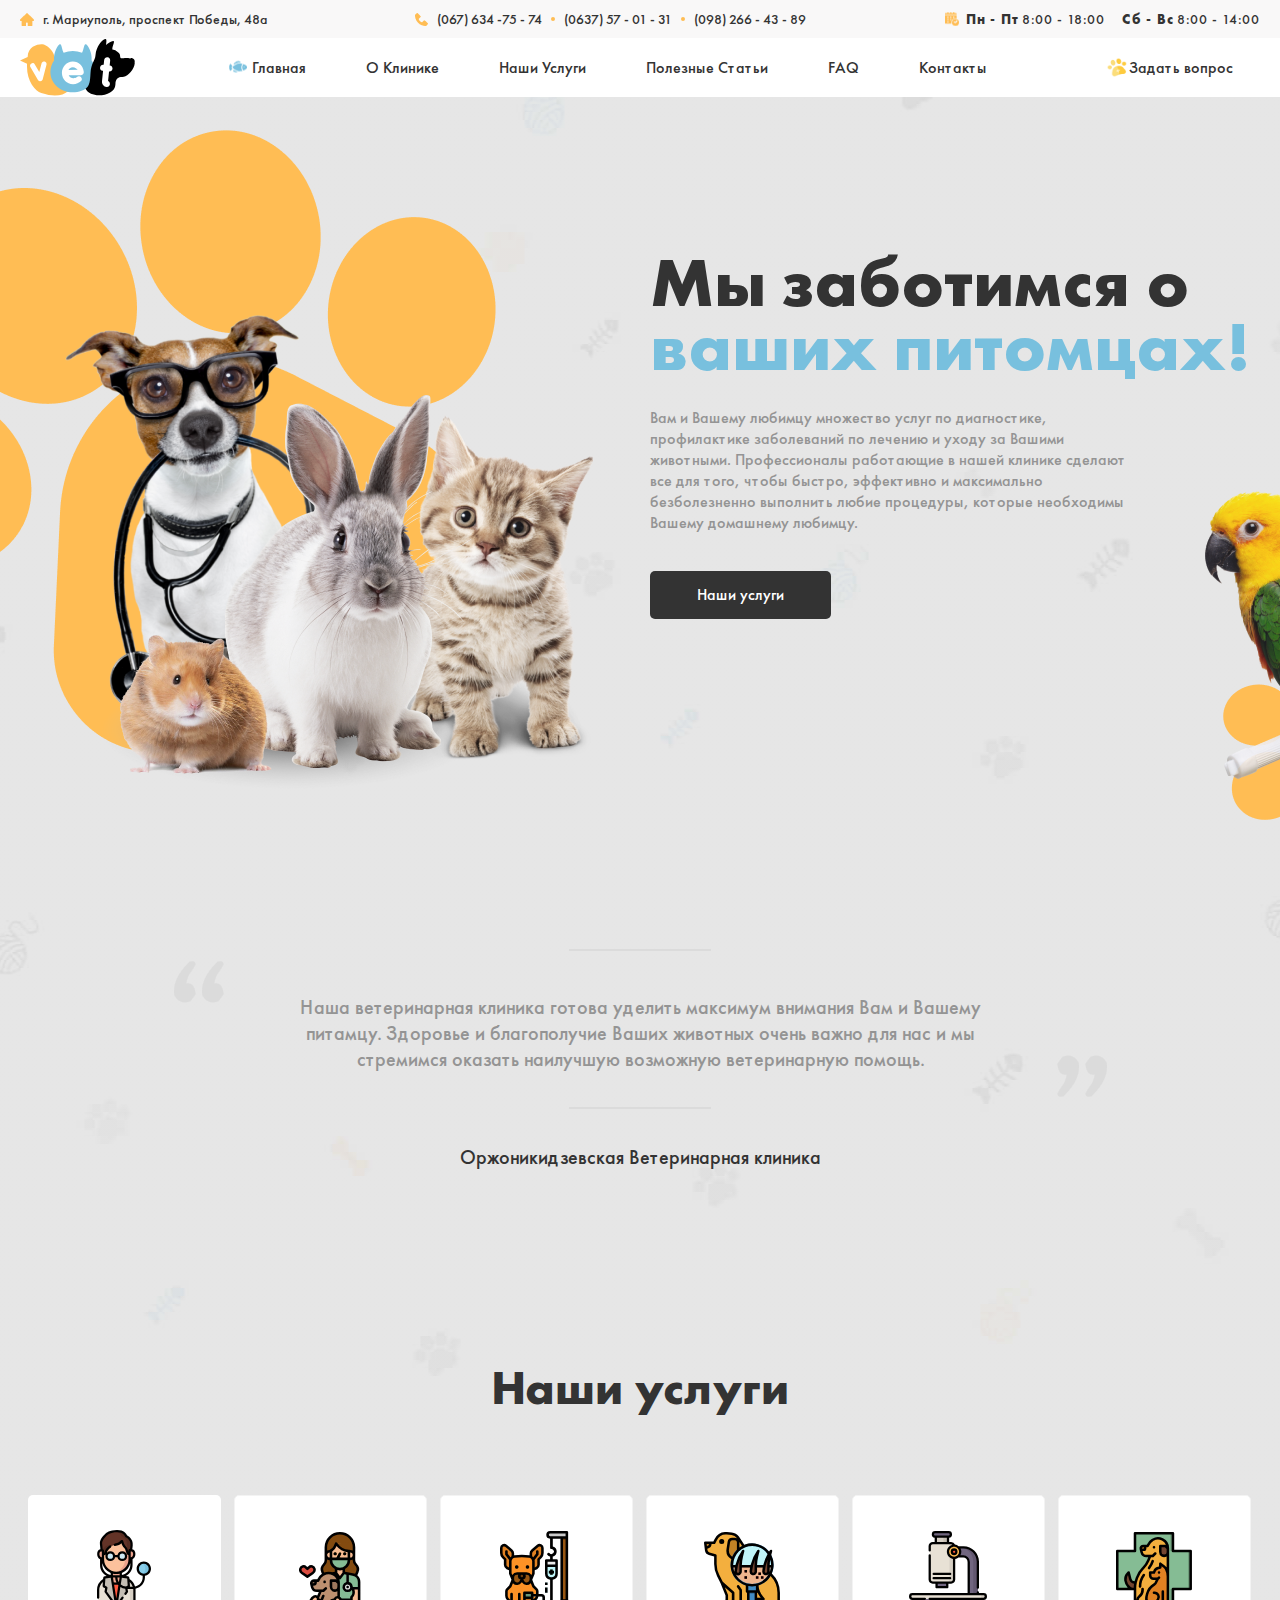
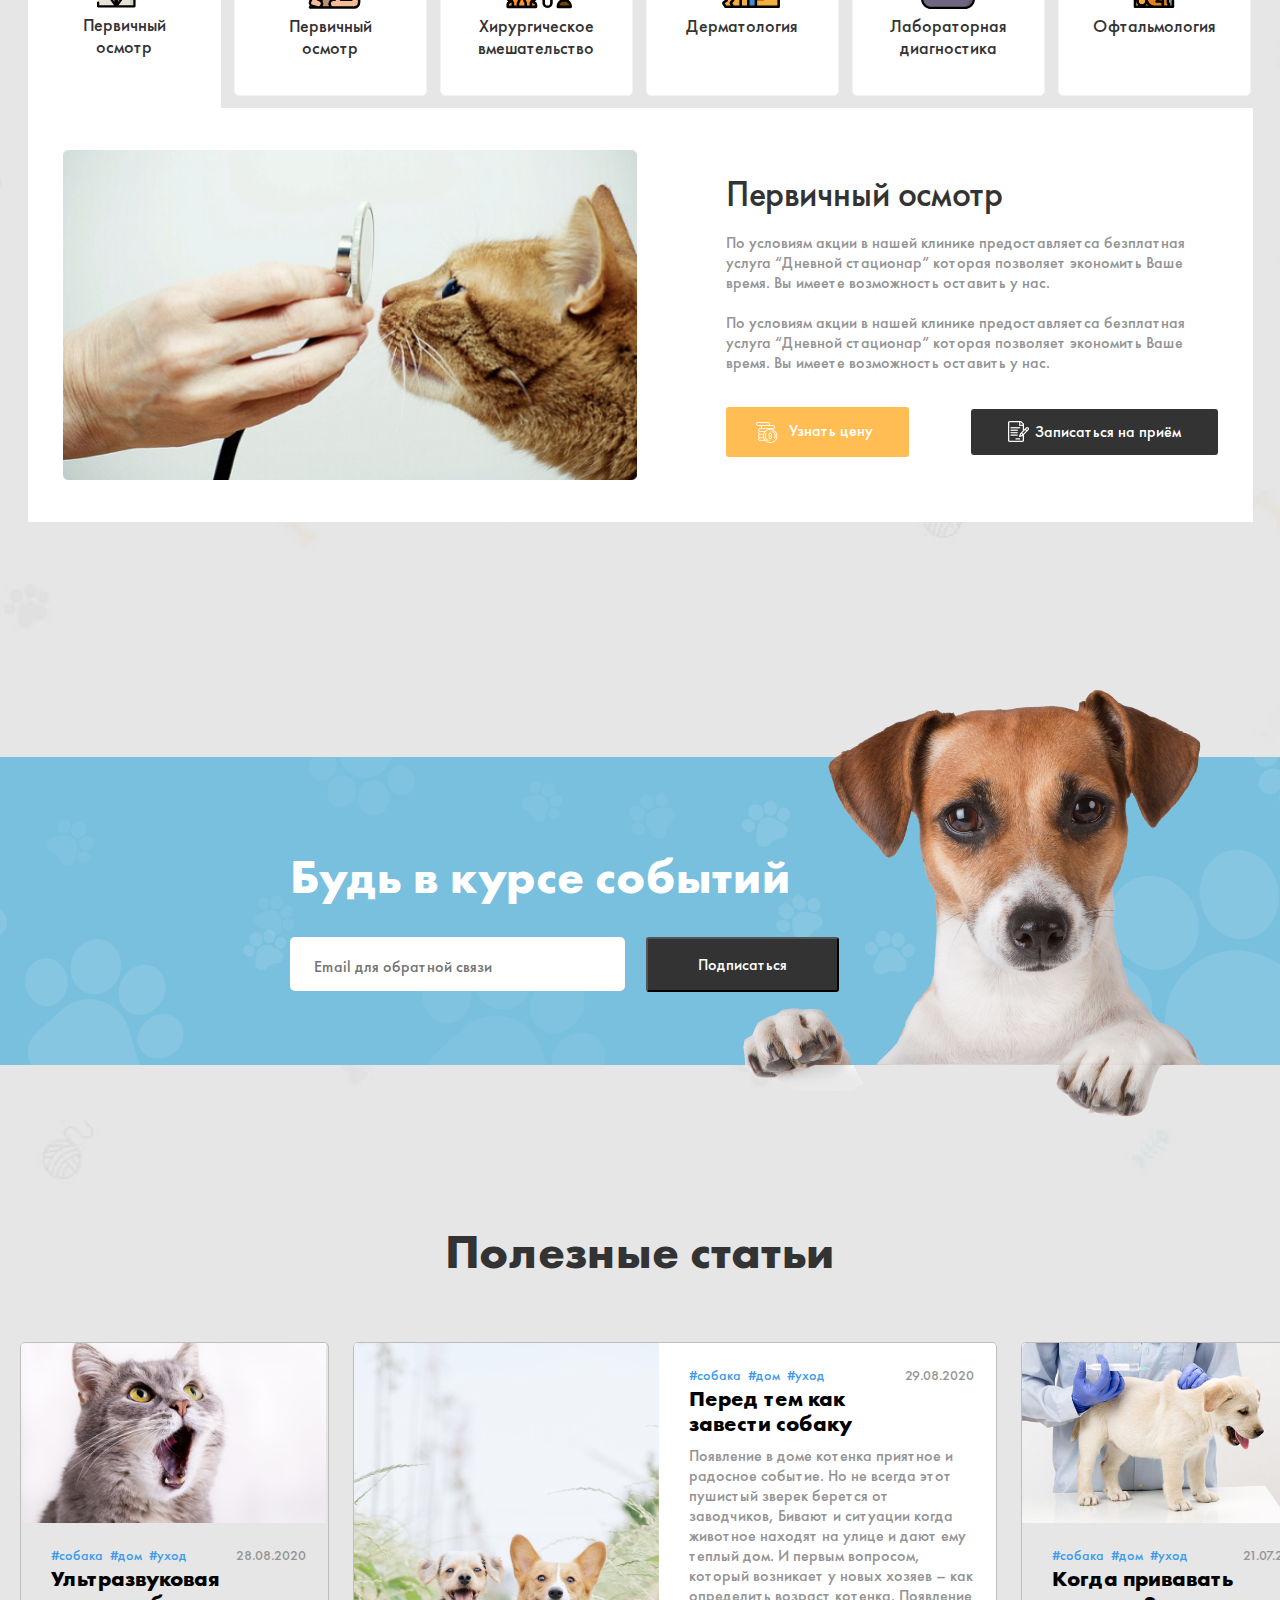
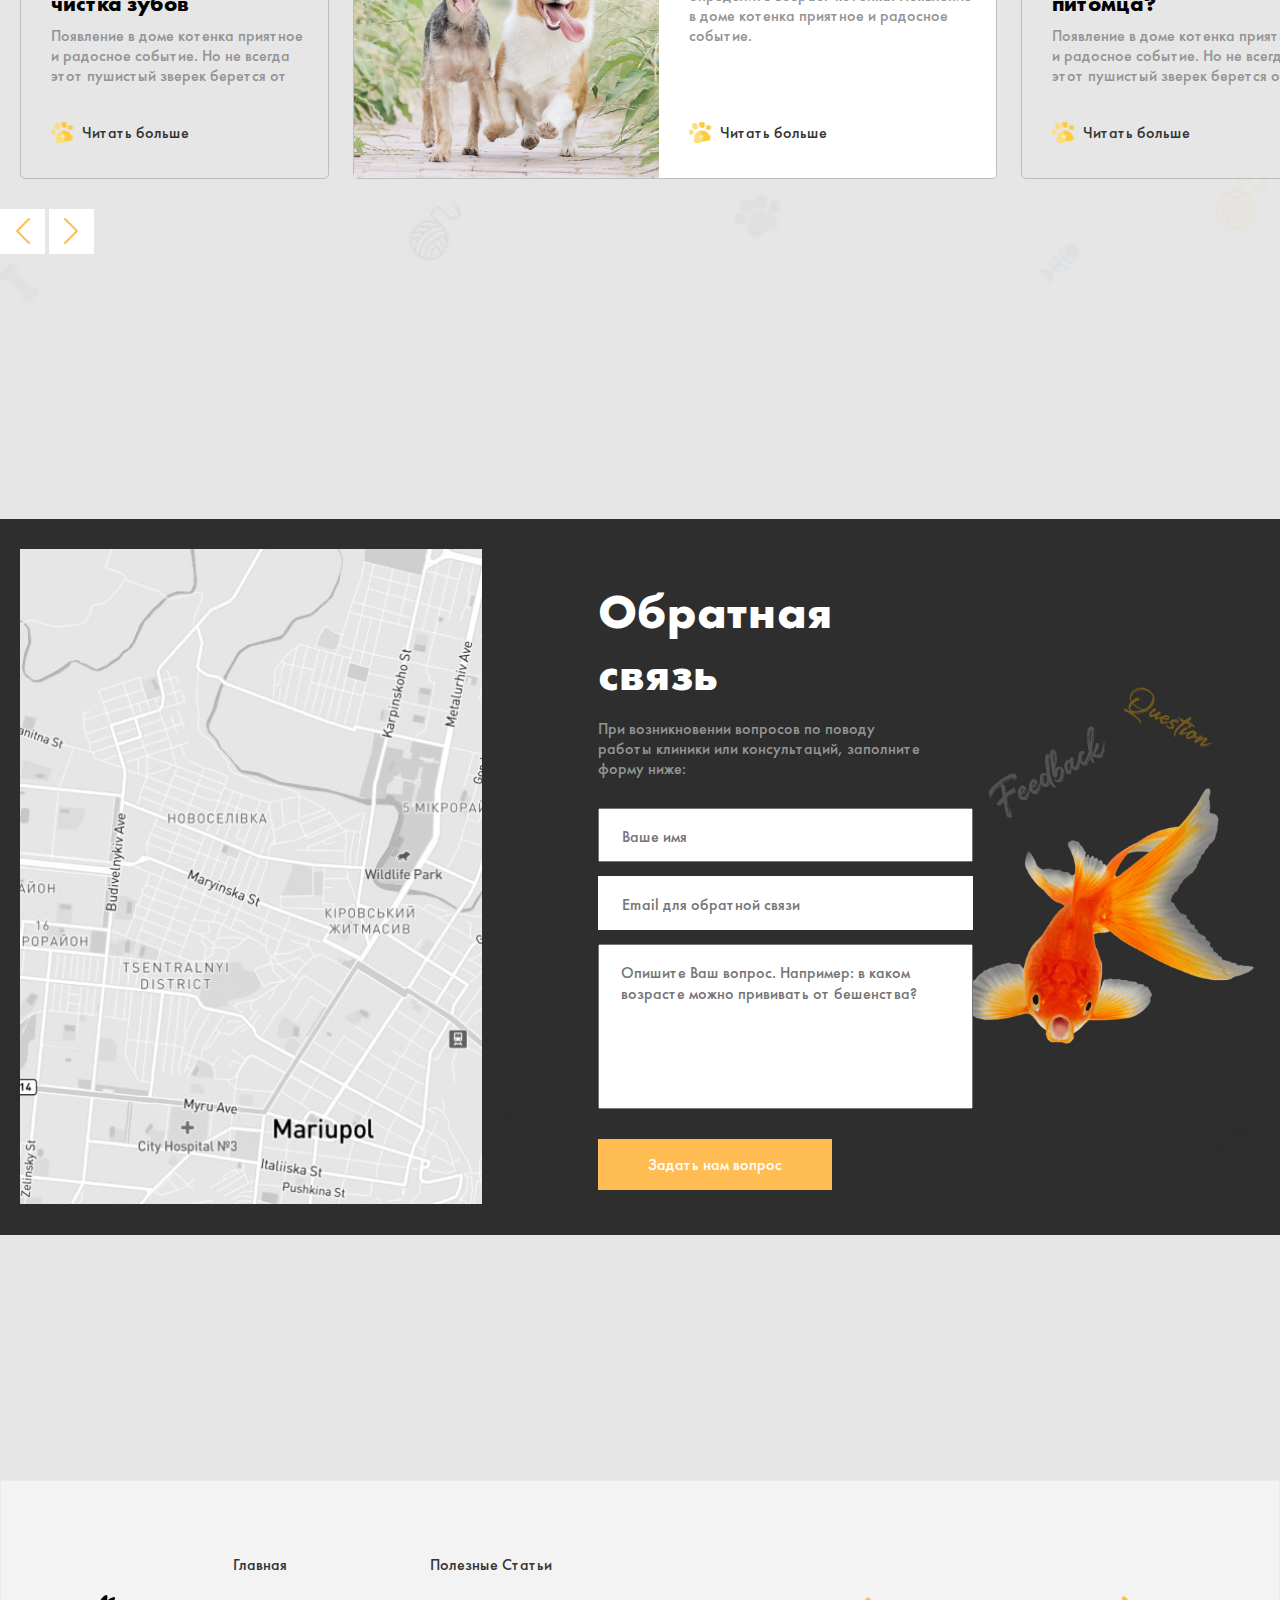
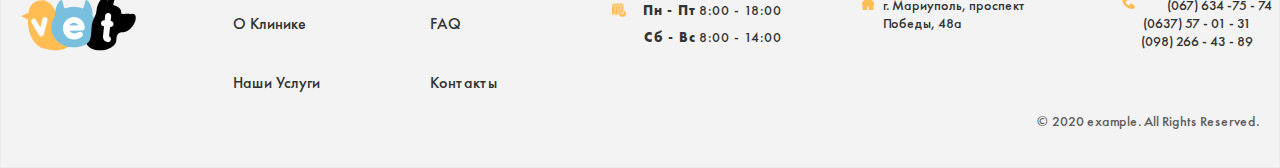
<file: index.html>
<!DOCTYPE html>
<html lang="en">
<head>
  <meta charset="UTF-8">
  <meta name="viewport" content="width=device-width, initial-scale=1.0">
  <link rel="stylesheet" href="css/normalize.css">
  <link rel="stylesheet" href="css/style.css">
  <!-- <link rel="stylesheet" href="css/style.min.css"> -->
  <title>Najot Ta'lim exam sentabr</title>
</head>
<body>
  <header class="site_header">
    <div class="site_header-adres_s">
      <div class="container">
        
        <address class="company_adress">г. Мариуполь, проспект Победы, 48а</address>
        
        <ul class="company_telnumbers-list">
          
          <li class="company_telnumber">
            <a href="tel:+0676347574" class="company_telnumber-link">(067) 634 -75 - 74</a>
          </li>
          
          <li class="company_telnumber">
            <a href="tel:+0637570131" class="company_telnumber-link">(0637) 57 - 01 - 31</a>
          </li>
          
          <li class="company_telnumber">
            <a href="tel:0982664389" class="company_telnumber-link">(098) 266 - 43 - 89</a>
          </li>
          
        </ul>
        <div class="company_worktime">
          
          <p class="company_worktime-text"><span>Пн - Пт</span> 8:00 - 18:00</p>
          <p class="company_worktime-text"><span>Сб - Вс</span> 8:00 - 14:00</p>
          
        </div>
      </div>
    </div>
    
    <nav class="site_nav">
      
      <div class="container">
        
        <div class="logo-link-container">
          <a href="/" class="site-logo-link">
            <img class="site-logo-link-img" src="images/logo.svg"  width="178" height="87" alt="logo with link">
          </a>
        </div>
        <div class="navbar-button-div">
          <button class="nav-bar-button"></button>
          <ul class="site_nav-list">
            
            <li class="site_nav-list-item">
              <a href="#" class="site_nav-item-link site_nav-item-link-active">Главная</a>
            </li>
            
            <li class="site_nav-list-item">
              <a href="about.html" class="site_nav-item-link">О Клинике</a>
            </li>
            
            <li class="site_nav-list-item">
              <a href="services.html" class="site_nav-item-link">Наши Услуги</a>
            </li>
            
            <li class="site_nav-list-item">
              <a href="#" class="site_nav-item-link">Полезные Статьи</a>
            </li>
            
            <li class="site_nav-list-item">
              <a href="#" class="site_nav-item-link faq-link">faq</a>
            </li>
            
            <li class="site_nav-list-item">
              <a href="contacts.html" class="site_nav-item-link">Контакты</a>
            </li>
            
          </ul>
        </div>
        
        <a href="questions.html" class="give-question">Задать вопрос</a>
        
      </div>
    </nav>
    
    
    
  </header>
  
  <main class="site_main">
    
    <section class="info-about-your-animals">
      
      <div class="container">
        <div class="info-anomals-information">
          
          <h1 class="site-heading">Мы заботимся о <span>ваших питомцах!</span></h1>
          
          <p class="info-about-your-animals-text">
            Вам и Вашему любимцу множество услуг по диагностике, профилактике заболеваний по лечению и уходу за Вашими животными. Профессионалы работающие в нашей клинике сделают все для того, чтобы быстро, эффективно и максимально безболезненно выполнить любие процедуры, которые необходимы Вашему домашнему любимцу.
          </p>
          
          <a href="#services" class="btn our-services-link">Наши услуги</a>
          
        </div>
      </div>
      
    </section>
    
    <section class="company-bloquote">
      
      <div class="container">
        
        <hr class="hr-bloquote"> 
        <blockquote class="company-bloquote-text">Наша ветеринарная клиника готова уделить максимум внимания Вам и Вашему питамцу. Здоровье и благополучие Ваших животных очень важно для нас и мы стремимся оказать наилучшую возможную ветеринарную помощь.</blockquote>
        <hr class="hr-bloquote">
        
        <p class="bloquote-author">Оржоникидзевская Ветеринарная клиника</p>
      </div>
    </section>
    
    <section class="slider">
      <div class="container" id="services">
        <h2 class="slider-heading">Наши услуги</h2>
        <div class="slider-div">
          <button class="arrow to-left" type="button"><img src="images/arrow.svg" alt="button-image"></button>
          <ul class="slider-list">
            <li class="slider-item">
              <a href="#" class="slider-item-link slider-item-link-active">Первичный осмотр</a>
            </li>
            <li class="slider-item">
              <a href="#" class="slider-item-link">Первичный осмотр</a>
            </li>
            <li class="slider-item">
              <a href="#" class="slider-item-link">Хирургическое вмешательство</a>
            </li>
            <li class="slider-item">
              <a href="#" class="slider-item-link">Дерматология    </a>
            </li>
            <li class="slider-item">
              <a href="#" class="slider-item-link">Лабораторная диагностика</a>
            </li>
            <li class="slider-item">
              <a href="#" class="slider-item-link">Офтальмология</a>
            </li>
            <li class="slider-item">
              <a href="#" class="slider-item-link">УЗИ диагностика</a>
              
            </li>
            <li class="slider-item">
              <a href="#" class="slider-item-link">Чипирование</a>
            </li>
            <li class="slider-item">
              <a href="#" class="slider-item-link">Международные паспорта</a>
            </li>
            <li class="slider-item">
              <a href="#" class="slider-item-link">Вакцинация</a>
            </li>
            <li class="slider-item">
              <a href="#" class="slider-item-link">Стоматология</a>
            </li>
            <li class="slider-item">
              <a href="#" class="slider-item-link">Вызов на дом</a>
            </li>
            
          </ul>
          
          <button class="arrow to-right" type="button"><img src="images/arrow.svg" alt="button-image"></button>
        </div>
        
        <div class="info-animals">
          
          <img src="images/cat-with-o.jpg" width="574" height="330" alt="rasm-mushuk">
          
          <div class="info-animal">
            <h2 class="info-animals-heading">Первичный осмотр</h2>
            
            <p class="info-animal-text">По условиям акции в нашей клинике предоставляетса безплатная услуга “Дневной стационар” которая позволяет экономить Ваше время. Вы имеете возможность оставить у нас.
              <br>
              <br>
              По условиям акции в нашей клинике предоставляетса безплатная услуга “Дневной стационар” которая позволяет экономить Ваше время. Вы имеете возможность оставить у нас.
            </p>
            
            <div class="buttons-div">
              <a href="#" class="link-h">Узнать цену</a>
              <a href="#" class="btn button-prim">Записаться на приём</a>
            </div>
          </div>
        </div>
        
      </div>  
    </section>
    
    <section class="first-form">
      <div class="container">
        <div class="really-formm">
          <h2 class="really-form_m-heading">Будь в курсе событий</h2>
          <form action="https://echo.htmlacademy.ru" class="really-form_m">
            
            
            
            <input class="input-email_k" minlength="0" pattern="^([a-z0-9_\.-]+)@([\da-z\.-]+)\.([a-z\.]{2,6})$" type="email" name="email" id="clientEmmail" required placeholder="Email для обратной связи">
            
            <button class="input-submit_j" type="submit">Подписаться</button>
          </form>
        </div>
      </div>
    </section>
    
    
    <section class="articles">
      
      <h2 class="articles-heading">Полезные статьи</h2>
      
      <div class="container">
        <div class="articles-list">
          
          <article class="article">
            
            <img src="images/cat-o.jpg" width="305" height="180" srcset="images/cat-o.jpg 1x , images/cat-o@2x.jpg 2x" alt="cat">
            <div class="small-article">
              <div class="tags-and-time">
                <a href="#" class="tag">#собака</a>
                <a href="#" class="tag">#дом</a>
                <a href="#" class="tag">#уход</a>
                <time class="article-sended-time" datetime="28-08-2020">28.08.2020</time>
              </div>
              <h3 class="article-heading">Ультразвуковая чистка зубов</h3>
              <p class="article-text">Появление в доме котенка приятное и радосное событие. Но не всегда этот пушистый зверек берется от Далеко-далеко за словесными горами в стране гласных и согласных, живут рыбные тексты. Скатился однажды своих от всех, осталось прямо рукопись предупреждал буквенных подзаголовок.</p>
              <a href="/" class="article-link">Читать больше</a>
            </div>
          </article>
          
          <article class="article article-big">
            
            <img src="images/two-dog-ddd.jpg" width="305" height="435" srcset="images/two-dog-ddd.jpg 1x , images/two-dog-ddd.jpg 2x" alt="cat">
            <div class="small-article">
              <div class="tags-and-time">
                <a href="#" class="tag">#собака</a>
                <a href="#" class="tag">#дом</a>
                <a href="#" class="tag">#уход</a>
                <time class="article-sended-time" datetime="28-08-2020">29.08.2020</time>
              </div>
              <h3 class="article-heading">Перед тем как завести собаку</h3>
              <p class="article-text">Появление в доме котенка приятное и радосное событие. Но не всегда этот пушистый зверек берется от заводчиков, Бивают и ситуации когда животное находят на улице и дают ему теплый дом. И первым вопросом, который возникает у новых хозяев – как определить возраст котенка. Появление в доме котенка приятное и радосное событие.</p>
              <a href="/" class="article-link">Читать больше</a>
            </div>
          </article>
          
          
          <article class="article ">
            
            <img src="images/dog88.jpg" width="305" height="180" srcset="images/dog88.jpg 1x , images/dog88@2x.jpg 2x" alt="cat">
            <div class="small-article">
              <div class="tags-and-time">
                <a href="#" class="tag">#собака</a>
                <a href="#" class="tag">#дом</a>
                <a href="#" class="tag">#уход</a>
                <time class="article-sended-time" datetime="28-08-2020">21.07.2020</time>
              </div>
              <h3 class="article-heading">Когда привавать питомца?</h3>
              <p class="article-text">Появление в доме котенка приятное и радосное событие. Но не всегда этот пушистый зверек берется от ...</p>
              <a href="/" class="article-link">Читать больше</a>
            </div>
          </article>
        </div>
      </div>
      
      <div class="button-cont">
        <button class="buttons" type="button"><img src="images/arrow.svg" alt="button-image"></button>
        <button class="buttonsx" type="button"><img src="images/arrow.svg" alt="button-image"></button>
      </div>
    </section>
    
    <section class="site-form">
      
      <div class="container">
        
        <a href="#" class="company-location">
          <img class="company-location-image" src="images/location.jpg" width="462" height="652" srcset="images/location.jpg 1x, images/location@2x.jpg 2x"  alt="location-of-company"> 
        </a>
        
        <div class="site-form-div">
          <h2 class="site-form-heading">Обратная связь</h2>
          <p class="site-form-text">При возникновении вопросов по поводу работы клиники или консультаций, заполните форму ниже:</p>
          <form action="https://echo.htmlacademy.ru" class="really-form">
            
            <input class="input-name" pattern="[a-zA-Z0-9]+"  type="text" name="name" minlength="2" placeholder="Ваше имя" required id="clientName">
            <input class="input-email" pattern="^([a-z0-9_\.-]+)@([\da-z\.-]+)\.([a-z\.]{2,6})$" type="email" name="email" id="clientEmail" required placeholder="Email для обратной связи">
            <textarea class="input-textarea" minlength="3" name="comment" placeholder="Опишите Ваш вопрос. Например: в каком возрасте можно прививать от бешенства?" id="clientComment" ></textarea>
            <button class="input-submit" type="submit">Задать нам вопрос</button>
          </form>
        </div>
        
      </div>
      
      
    </section>
    
    
    
  </main>
  
  
  
  <footer class="site_footer">
    
    <div class="container">
      
      <nav class="site_footer-left">
        
        
        
        <a href="/" class="site-logo-link">
          <img class="site-logo-link-img" src="images/logo.svg"  width="178" height="87" alt="logo with link">
        </a>
        
        
        <ul class="site_footer-list">
          <li class="site_nav-list-item">
            <a href="#" class="site_nav-item-link site-footer-list-link ">Главная</a>
          </li>
          
          <li class="site_nav-list-item">
            <a href="#" class="site_nav-item-link site-footer-list-link">О Клинике</a>
          </li>
          
          <li class="site_nav-list-item">
            <a href="#" class="site_nav-item-link site-footer-list-link">Наши Услуги</a>
          </li>
        </ul>
        
        <ul class="site_footer-list">
          <li class="site_nav-list-item">
            <a href="#" class="site_nav-item-link site-footer-list-link">Полезные Статьи</a>
          </li>
          
          <li class="site_nav-list-item">
            <a href="#" class="site_nav-item-link site-footer-list-link faq-link">faq</a>
          </li>
          
          <li class="site_nav-list-item">
            <a href="#" class="site_nav-item-link site-footer-list-link">Контакты</a>
          </li>
          
        </ul>
        
        
        
        
      </nav>
      
      <div class="site_footer-adres_s">
        <div class="company_worktime  footer-worktime">
          
          <p class="company_worktime-text"><span>Пн - Пт</span> 8:00 - 18:00</p>
          <p class="company_worktime-text"><span>Сб - Вс</span> 8:00 - 14:00</p>
          
        </div>
        
        <address class="company_adress">г. Мариуполь, проспект Победы, 48а</address>
        
        <ul class="company_telnumbers-list">
          
          <li class="company_telnumber">
            <a href="tel:+0676347574" class="company_telnumber-link">(067) 634 -75 - 74</a>
          </li>
          
          <li class="company_telnumber">
            <a href="tel:+0637570131" class="company_telnumber-link">(0637) 57 - 01 - 31</a>
          </li>
          
          <li class="company_telnumber">
            <a href="tel:0982664389" class="company_telnumber-link">(098) 266 - 43 - 89</a>
          </li>
          
        </ul>
        
        
      </div>
      
    </div>
    <div class="container">
      <p class="ending-text">
        © 2020 example. All Rights Reserved.
      </p>
    </div>
  </footer>
  
  <div class="container">
    
  </div>
</body>
</html>
</file>
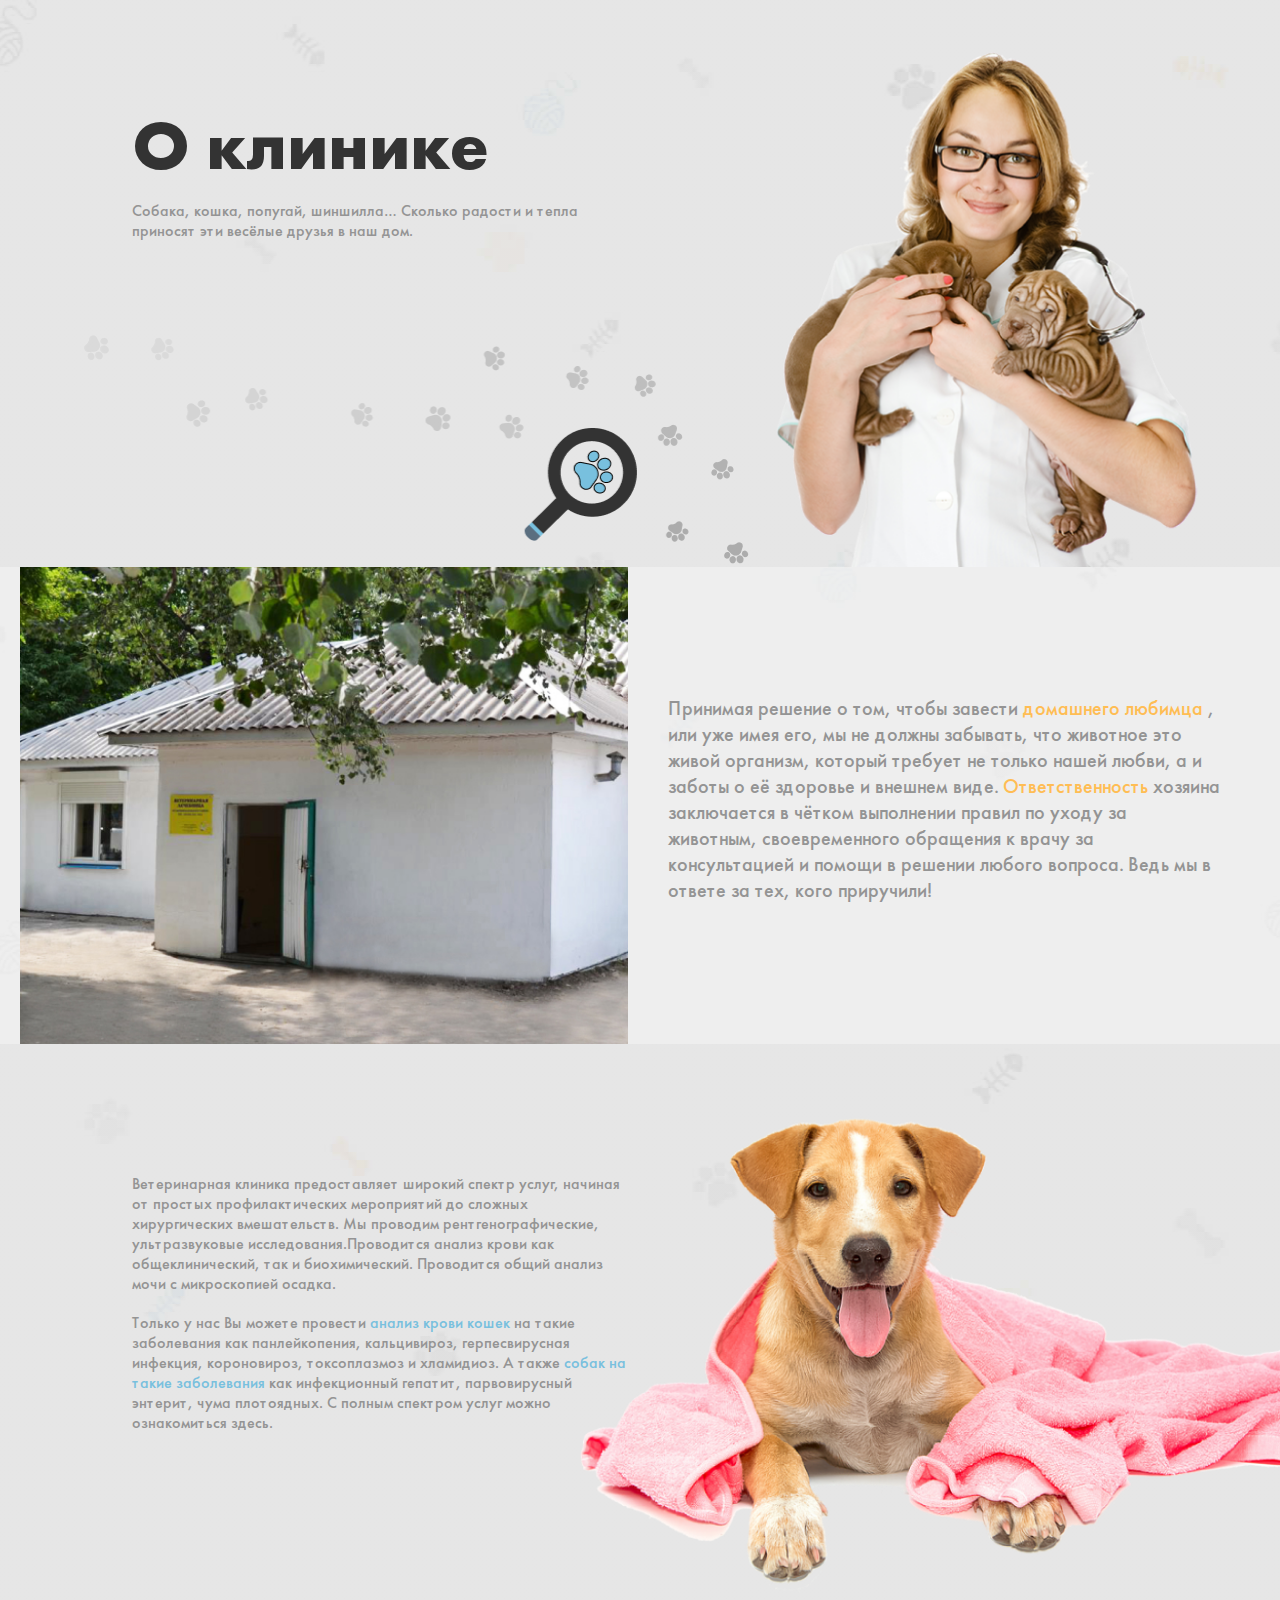
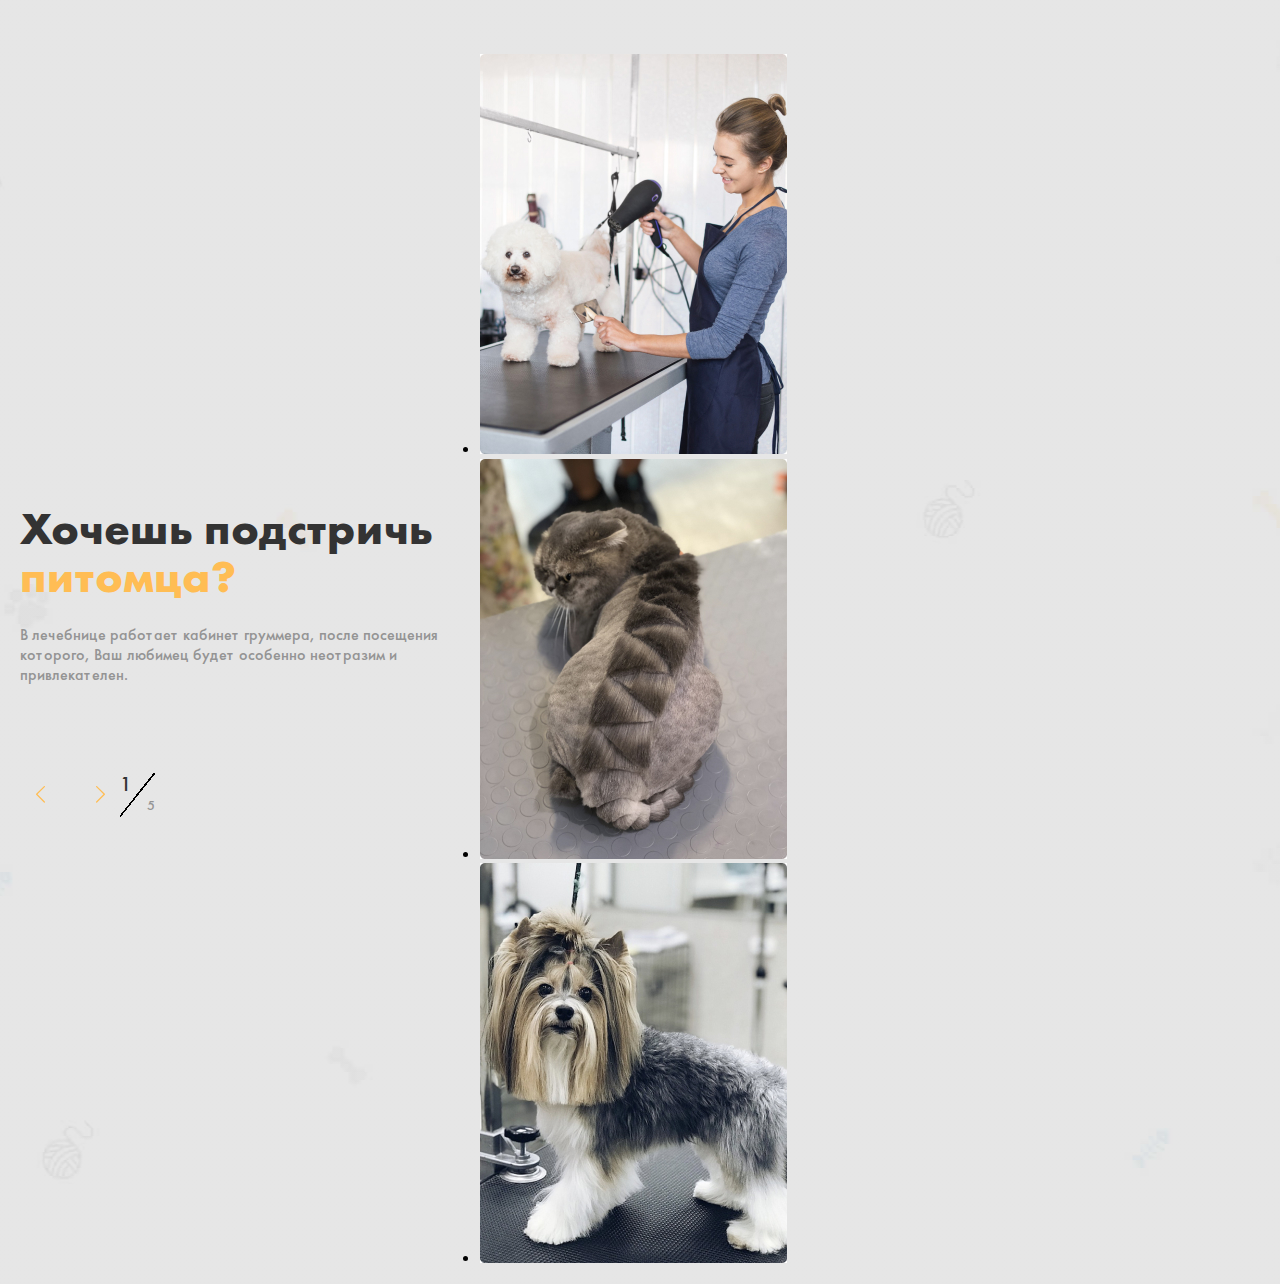
<file: about.html>
<!DOCTYPE html>
<html lang="en">
<head>
  <meta charset="UTF-8">
  <meta name="viewport" content="width=device-width, initial-scale=1.0">
  <meta name="viewport" content= "width=device-width, user-scalable=no">
  <link rel="stylesheet" href="css/normalize.css">
  <link rel="stylesheet" href="css/style.css">
  <!-- <link rel="stylesheet" href="css/style.min.css"> -->
  <title>Najot Ta'lim exam sentabr</title>
</head>
<body>
  <!-- <header class="site_header">
    <div class="site_header-adres_s">
      <div class="container">
        
        <address class="company_adress">г. Мариуполь, проспект Победы, 48а</address>
        
        <ul class="company_telnumbers-list">
          
          <li class="company_telnumber">
            <a href="tel:+0676347574" class="company_telnumber-link">(067) 634 -75 - 74</a>
          </li>
          
          <li class="company_telnumber">
            <a href="tel:+0637570131" class="company_telnumber-link">(0637) 57 - 01 - 31</a>
          </li>
          
          <li class="company_telnumber">
            <a href="tel:0982664389" class="company_telnumber-link">(098) 266 - 43 - 89</a>
          </li>
          
        </ul>
        <div class="company_worktime">
          
          <p class="company_worktime-text"><span>Пн - Пт</span> 8:00 - 18:00</p>
          <p class="company_worktime-text"><span>Сб - Вс</span> 8:00 - 14:00</p>
          
        </div>
      </div>
    </div>
    
    <nav class="site_nav">
      
      <div class="container">
        
        <div class="logo-link-container">
          <a href="/" class="site-logo-link">
            <img class="site-logo-link-img" src="images/logo.svg"  width="178" height="87" alt="logo with link">
          </a>
        </div>
        <div class="navbar-button-div">
          <button class="nav-bar-button"></button>
          <ul class="site_nav-list">
            
            <li class="site_nav-list-item">
              <a href="#" class="site_nav-item-link site_nav-item-link-active">Главная</a>
            </li>
            
            <li class="site_nav-list-item">
              <a href="#" class="site_nav-item-link">О Клинике</a>
            </li>
            
            <li class="site_nav-list-item">
              <a href="#" class="site_nav-item-link">Наши Услуги</a>
            </li>
            
            <li class="site_nav-list-item">
              <a href="#" class="site_nav-item-link">Полезные Статьи</a>
            </li>
            
            <li class="site_nav-list-item">
              <a href="#" class="site_nav-item-link faq-link">faq</a>
            </li>
            
            <li class="site_nav-list-item">
              <a href="#" class="site_nav-item-link">Контакты</a>
            </li>
            
          </ul>
        </div>
        
        <a href="questions.html" class="give-question">Задать вопрос</a>
        
      </div>
    </nav>
    
    
    
  </header> -->
  
  
  <main class="site-main">
    
    
    <section class="about__top-section">
      
      <div class="container">
        
        <div class="hero__info">
          
          <h2 class="hero__heading">
            О клинике
          </h2>
          
          <p class="hero__text">
            Собака, кошка, попугай, шиншилла… Сколько радости и тепла приносят эти весёлые друзья в наш дом.
          </p>
        </div>
        
        
      </div>
      
    </section>
    
    <section class="about__article">
      <div class="container">
       <artilce class="about__article-container">
        <img class="about__article-img" src="images/company-img.jpg" srcset="images/company-img.jpg 1x, images/company-img@2x.jpg 2x" alt="company-img">
        <p class="about__article-text">
          Принимая решение о том, чтобы завести 
          <a href="#" class="about__article-text-link">домашнего любимца</a>
          , или уже имея его, мы не должны забывать, что животное это живой организм, который требует не только нашей любви, а и заботы о её здоровье и  внешнем виде. 
          <a href="#" class="about__article-text-link">Ответственность </a>
          хозяина заключается в чётком выполнении правил по уходу за животным, своевременного обращения к врачу за консультацией и помощи в решении любого вопроса. Ведь мы в ответе за тех, кого приручили!
        </p>
       </artilce>
      </div>
    </section>
    
    <section class="about__description">
      <div class="container">
        <div class="about__description-content">
          <p class="about__description-text">
            Ветеринарная клиника предоставляет широкий спектр услуг,  начиная от простых профилактических мероприятий до сложных хирургических вмешательств. Мы проводим рентгенографические, ультразвуковые исследования.Проводится анализ крови как общеклинический, так и биохимический. Проводится общий анализ мочи с микроскопией осадка. 
          </p>
          <p class="about__description-text">
            Только у нас Вы можете провести 
            <a href="#" class="about__description-link">анализ крови кошек</a>
            на такие заболевания как панлейкопения, кальцивироз, герпесвирусная инфекция, короновироз, токсоплазмоз и хламидиоз. А также 
            <a href="#" class="about__description-link"> собак на такие заболевания</a>
              как инфекционный гепатит, парвовирусный энтерит, чума плотоядных. С полным спектром услуг можно ознакомиться здесь.
          </p>
        </div>
      </div>
    </section>

    <section class="about__animalstyle">

      <div class="container">
        <div class="about__animalstyle-wrapper">

          <div class="about__animalstyle-info">
  <h3 class="about__animalstyle-heading">Хочешь подстричь <span>питомца?</span></h3>
  <p class="about__animalstyle-text">
    В лечебнице работает кабинет груммера, после посещения которого, Ваш любимец будет особенно неотразим и привлекателен.
  </p>
          </div>
  
          <div class="about__animalstyle-controller" aria-hidden="true">
  <button class="previus-cotroller cotroller">
    <img src="images/previus-controller.svg" alt="image" width="9" height="17" class="controller-img">
  </button>
  <button class="next-cotroller cotroller">
    <img src="images/next-controller.svg" alt="image" width="9" height="17" class="controller-img">
  </button>
  
  <div class="img-number">
    <p class="active-img-number">1</p>
    <p class="all-img-number">5</p>
  </div>
  
          </div>
  
        </div>
  

        <div class="about__images-list">
          <ul class="images-list">
            <li class="image-item">
              <img src="images/oo-dog.jpg" srcset="images/oo-dog.jpg 1x, images/oo-dog@2x.jpg 2x" width="307"  height="400" alt="dog">
            </li>
            <li class="image-item">
              <img src="images/dracon-cat.jpg" srcset="images/dracon-cat.jpg 1x, images/dracon-cat@2x.jpg 2x" width="307"  height="400" alt="dog">
            </li>
            <li class="image-item">
              <img src="images/cary-dog.jpg" srcset="images/cary-dog.jpg 1x, images/cary-dog@2x.jpg 2x"  width="307"  height="400" alt="dog">
            </li>
          </ul>
        </div>

      </div>
    </section>
    
    
  </main>
  
  
  
  <!-- <footer class="site_footer">
    
    <div class="container">
      
      <nav class="site_footer-left">
        
        
        
        <a href="/" class="site-logo-link">
          <img class="site-logo-link-img" src="images/logo.svg"  width="178" height="87" alt="logo with link">
        </a>
        
        
        <ul class="site_footer-list">
          <li class="site_nav-list-item">
            <a href="#" class="site_nav-item-link site-footer-list-link ">Главная</a>
          </li>
          
          <li class="site_nav-list-item">
            <a href="#" class="site_nav-item-link site-footer-list-link">О Клинике</a>
          </li>
          
          <li class="site_nav-list-item">
            <a href="#" class="site_nav-item-link site-footer-list-link">Наши Услуги</a>
          </li>
        </ul>
        
        <ul class="site_footer-list">
          <li class="site_nav-list-item">
            <a href="#" class="site_nav-item-link site-footer-list-link">Полезные Статьи</a>
          </li>
          
          <li class="site_nav-list-item">
            <a href="#" class="site_nav-item-link site-footer-list-link faq-link">faq</a>
          </li>
          
          <li class="site_nav-list-item">
            <a href="#" class="site_nav-item-link site-footer-list-link">Контакты</a>
          </li>
          
        </ul>
        
        
        
        
      </nav>
      
      <div class="site_footer-adres_s">
        <div class="company_worktime  footer-worktime">
          
          <p class="company_worktime-text"><span>Пн - Пт</span> 8:00 - 18:00</p>
          <p class="company_worktime-text"><span>Сб - Вс</span> 8:00 - 14:00</p>
          
        </div>
        
        <address class="company_adress">г. Мариуполь, проспект Победы, 48а</address>
        
        <ul class="company_telnumbers-list">
          
          <li class="company_telnumber">
            <a href="tel:+0676347574" class="company_telnumber-link">(067) 634 -75 - 74</a>
          </li>
          
          <li class="company_telnumber">
            <a href="tel:+0637570131" class="company_telnumber-link">(0637) 57 - 01 - 31</a>
          </li>
          
          <li class="company_telnumber">
            <a href="tel:0982664389" class="company_telnumber-link">(098) 266 - 43 - 89</a>
          </li>
          
        </ul>
        
        
      </div>
      
    </div>
    <div class="container">
      <p class="ending-text">
        © 2020 example. All Rights Reserved.
      </p>
    </div>
  </footer>
  
  <div class="container">
    
  </div> -->
</body>
</html>
</file>
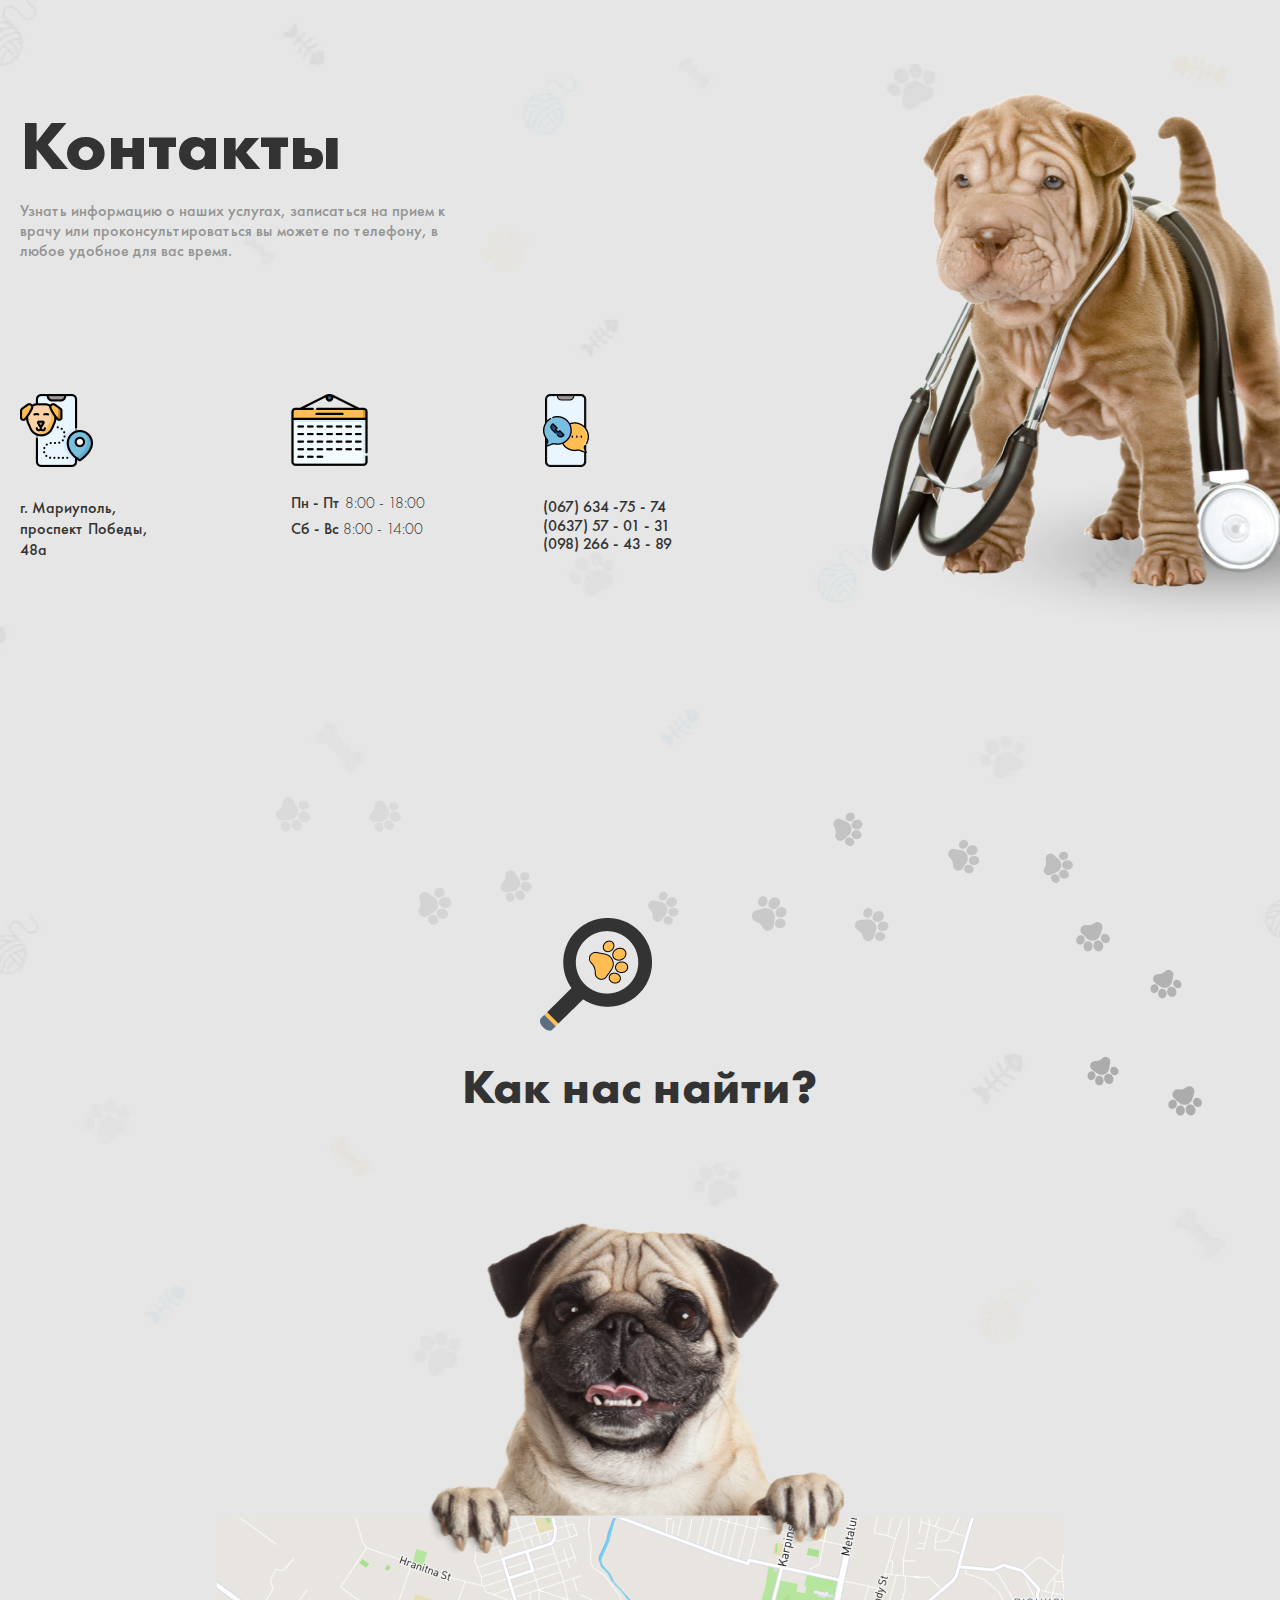
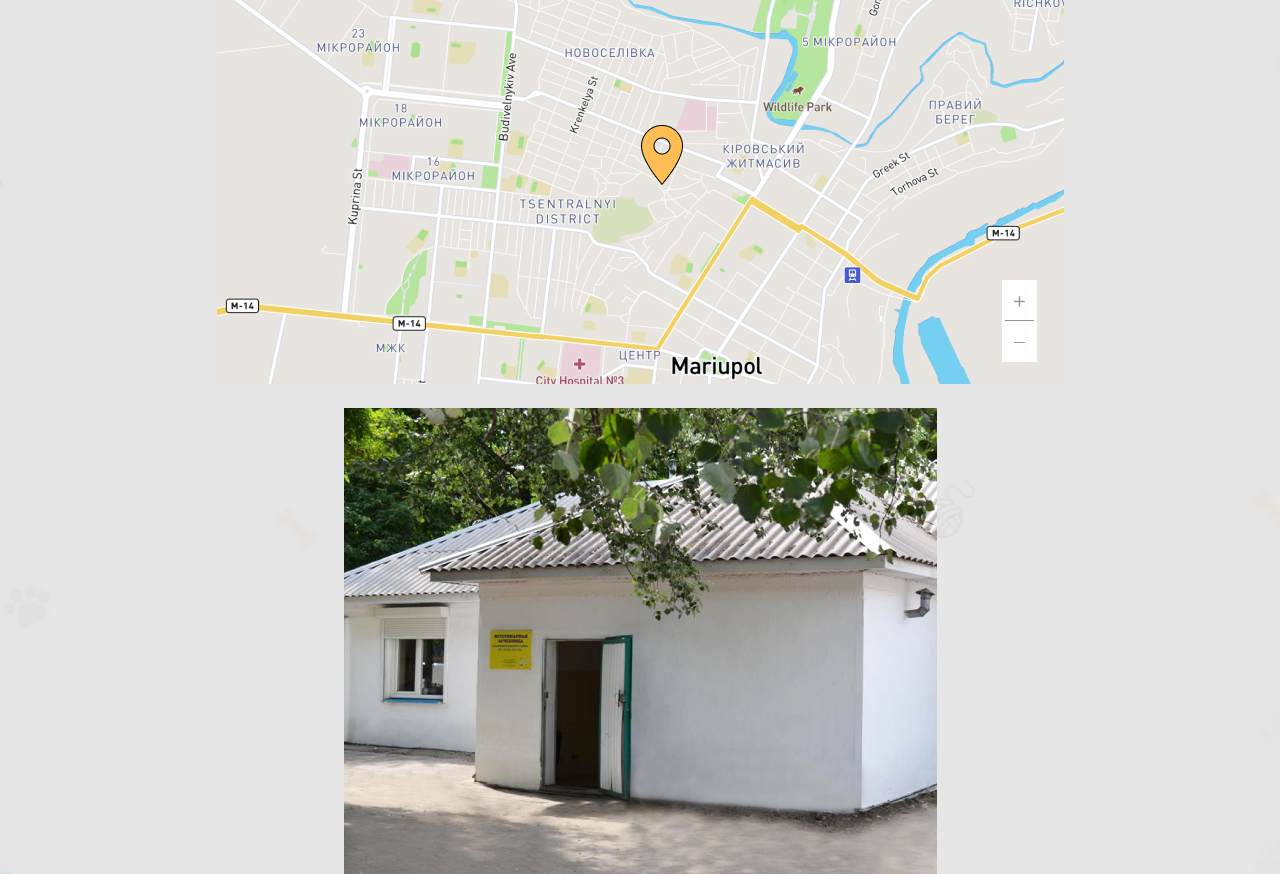
<file: contacts.html>
<!DOCTYPE html>
<html lang="en">
<head>
  <meta charset="UTF-8">
  <meta name="viewport" content="width=device-width, initial-scale=1.0">
  <meta name="viewport" content= "width=device-width, user-scalable=no">
  <link rel="stylesheet" href="css/normalize.css">
  <link rel="stylesheet" href="css/style.css">
  <!-- <link rel="stylesheet" href="css/style.min.css"> -->
  <title>Najot Ta'lim exam sentabr</title>
</head>
<body>
  <!-- <header class="site_header">
    <div class="site_header-adres_s">
      <div class="container">
        
        <address class="company_adress">г. Мариуполь, проспект Победы, 48а</address>
        
        <ul class="company_telnumbers-list">
          
          <li class="company_telnumber">
            <a href="tel:+0676347574" class="company_telnumber-link">(067) 634 -75 - 74</a>
          </li>
          
          <li class="company_telnumber">
            <a href="tel:+0637570131" class="company_telnumber-link">(0637) 57 - 01 - 31</a>
          </li>
          
          <li class="company_telnumber">
            <a href="tel:0982664389" class="company_telnumber-link">(098) 266 - 43 - 89</a>
          </li>
          
        </ul>
        <div class="company_worktime">
          
          <p class="company_worktime-text"><span>Пн - Пт</span> 8:00 - 18:00</p>
          <p class="company_worktime-text"><span>Сб - Вс</span> 8:00 - 14:00</p>
          
        </div>
      </div>
    </div>
    
    <nav class="site_nav">
      
      <div class="container">
        
        <div class="logo-link-container">
          <a href="/" class="site-logo-link">
            <img class="site-logo-link-img" src="images/logo.svg"  width="178" height="87" alt="logo with link">
          </a>
        </div>
        <div class="navbar-button-div">
          <button class="nav-bar-button"></button>
          <ul class="site_nav-list">
            
            <li class="site_nav-list-item">
              <a href="#" class="site_nav-item-link site_nav-item-link-active">Главная</a>
            </li>
            
            <li class="site_nav-list-item">
              <a href="#" class="site_nav-item-link">О Клинике</a>
            </li>
            
            <li class="site_nav-list-item">
              <a href="#" class="site_nav-item-link">Наши Услуги</a>
            </li>
            
            <li class="site_nav-list-item">
              <a href="#" class="site_nav-item-link">Полезные Статьи</a>
            </li>
            
            <li class="site_nav-list-item">
              <a href="#" class="site_nav-item-link faq-link">faq</a>
            </li>
            
            <li class="site_nav-list-item">
              <a href="#" class="site_nav-item-link">Контакты</a>
            </li>
            
          </ul>
        </div>
        
        <a href="questions.html" class="give-question">Задать вопрос</a>
        
      </div>
    </nav>
    
    
    
  </header> -->
  

<main class="site-main">


<section class="contacts__hero">

    <div class="container">

<div class="hero__info">
  
        <h2 class="hero__heading">
          Контакты
        </h2>
  
  <p class="hero__text">
    Узнать информацию о наших услугах, записаться на прием к врачу или проконсультироваться вы можете по телефону, в любое удобное для вас время.
  </p>
</div>

    


    <div class="contacts__address">
      <address class="contacts__company-adress">г. Мариуполь, проспект Победы, 48а</address>

          <div class="contacts__worktime">
        
        <p class="contacts_worktime-text"><span>Пн - Пт</span> 8:00 - 18:00</p>
        <p class="contacts_worktime-text"><span>Сб - Вс</span> 8:00 - 14:00</p>
        
      </div>  

      <ul class="contacts__telnumbers">
        
        <li class="contacts__telnumber">
          <a href="tel:+0676347574" class="contacts__telnumber-link">(067) 634 -75 - 74</a>
        </li>
        
        <li class="contacts__telnumber">
          <a href="tel:+0637570131" class="contacts__telnumber-link">(0637) 57 - 01 - 31</a>
        </li>
        
        <li class="contacts__telnumber">
          <a href="tel:0982664389" class="contacts__telnumber-link">(098) 266 - 43 - 89</a>
        </li>
        
      </ul>
    
    </div>

  </section>


<section class="contacts__location">

<div class="container">

  <h2 class="contacts__location_heading">Как нас найти?</h2>

  <img class="contacts__location-dog-poab" src="images/contacs-second-dog.png" srcset="images/contacs-second-dog.png 1x, images/contacs-second-dog@2x.png 2x" width="443" height="342" alt="dog">

<div class="contacts__location_div">
  <a href="#" class="location-link">
    <img src="images/contacts-location-img.jpg" srcset="images/contacts-location-img.jpg 1x, images/contacts-location-img@2x.jpg 2x" alt="location" width="847" height="466" class="location-img">
  </a>
  <img class="company-img" src="images/company-img.jpg"  srcset="images/company-img.jpg 1x , images/company-img@2x.jpg 2x" width="593" height="466" alt="company-img" >
</div>
</div>

</section>

  

</main>


  
  <!-- <footer class="site_footer">
    
    <div class="container">
      
      <nav class="site_footer-left">
        
        
        
        <a href="/" class="site-logo-link">
          <img class="site-logo-link-img" src="images/logo.svg"  width="178" height="87" alt="logo with link">
        </a>
        
        
        <ul class="site_footer-list">
          <li class="site_nav-list-item">
            <a href="#" class="site_nav-item-link site-footer-list-link ">Главная</a>
          </li>
          
          <li class="site_nav-list-item">
            <a href="#" class="site_nav-item-link site-footer-list-link">О Клинике</a>
          </li>
          
          <li class="site_nav-list-item">
            <a href="#" class="site_nav-item-link site-footer-list-link">Наши Услуги</a>
          </li>
        </ul>
        
        <ul class="site_footer-list">
          <li class="site_nav-list-item">
            <a href="#" class="site_nav-item-link site-footer-list-link">Полезные Статьи</a>
          </li>
          
          <li class="site_nav-list-item">
            <a href="#" class="site_nav-item-link site-footer-list-link faq-link">faq</a>
          </li>
          
          <li class="site_nav-list-item">
            <a href="#" class="site_nav-item-link site-footer-list-link">Контакты</a>
          </li>
          
        </ul>
        
        
        
        
      </nav>
      
      <div class="site_footer-adres_s">
        <div class="company_worktime  footer-worktime">
          
          <p class="company_worktime-text"><span>Пн - Пт</span> 8:00 - 18:00</p>
          <p class="company_worktime-text"><span>Сб - Вс</span> 8:00 - 14:00</p>
          
        </div>
        
        <address class="company_adress">г. Мариуполь, проспект Победы, 48а</address>
        
        <ul class="company_telnumbers-list">
          
          <li class="company_telnumber">
            <a href="tel:+0676347574" class="company_telnumber-link">(067) 634 -75 - 74</a>
          </li>
          
          <li class="company_telnumber">
            <a href="tel:+0637570131" class="company_telnumber-link">(0637) 57 - 01 - 31</a>
          </li>
          
          <li class="company_telnumber">
            <a href="tel:0982664389" class="company_telnumber-link">(098) 266 - 43 - 89</a>
          </li>
          
        </ul>
        
        
      </div>
      
    </div>
    <div class="container">
      <p class="ending-text">
        © 2020 example. All Rights Reserved.
      </p>
    </div>
  </footer>
  
  <div class="container">
    
  </div> -->
</body>
</html>
</file>
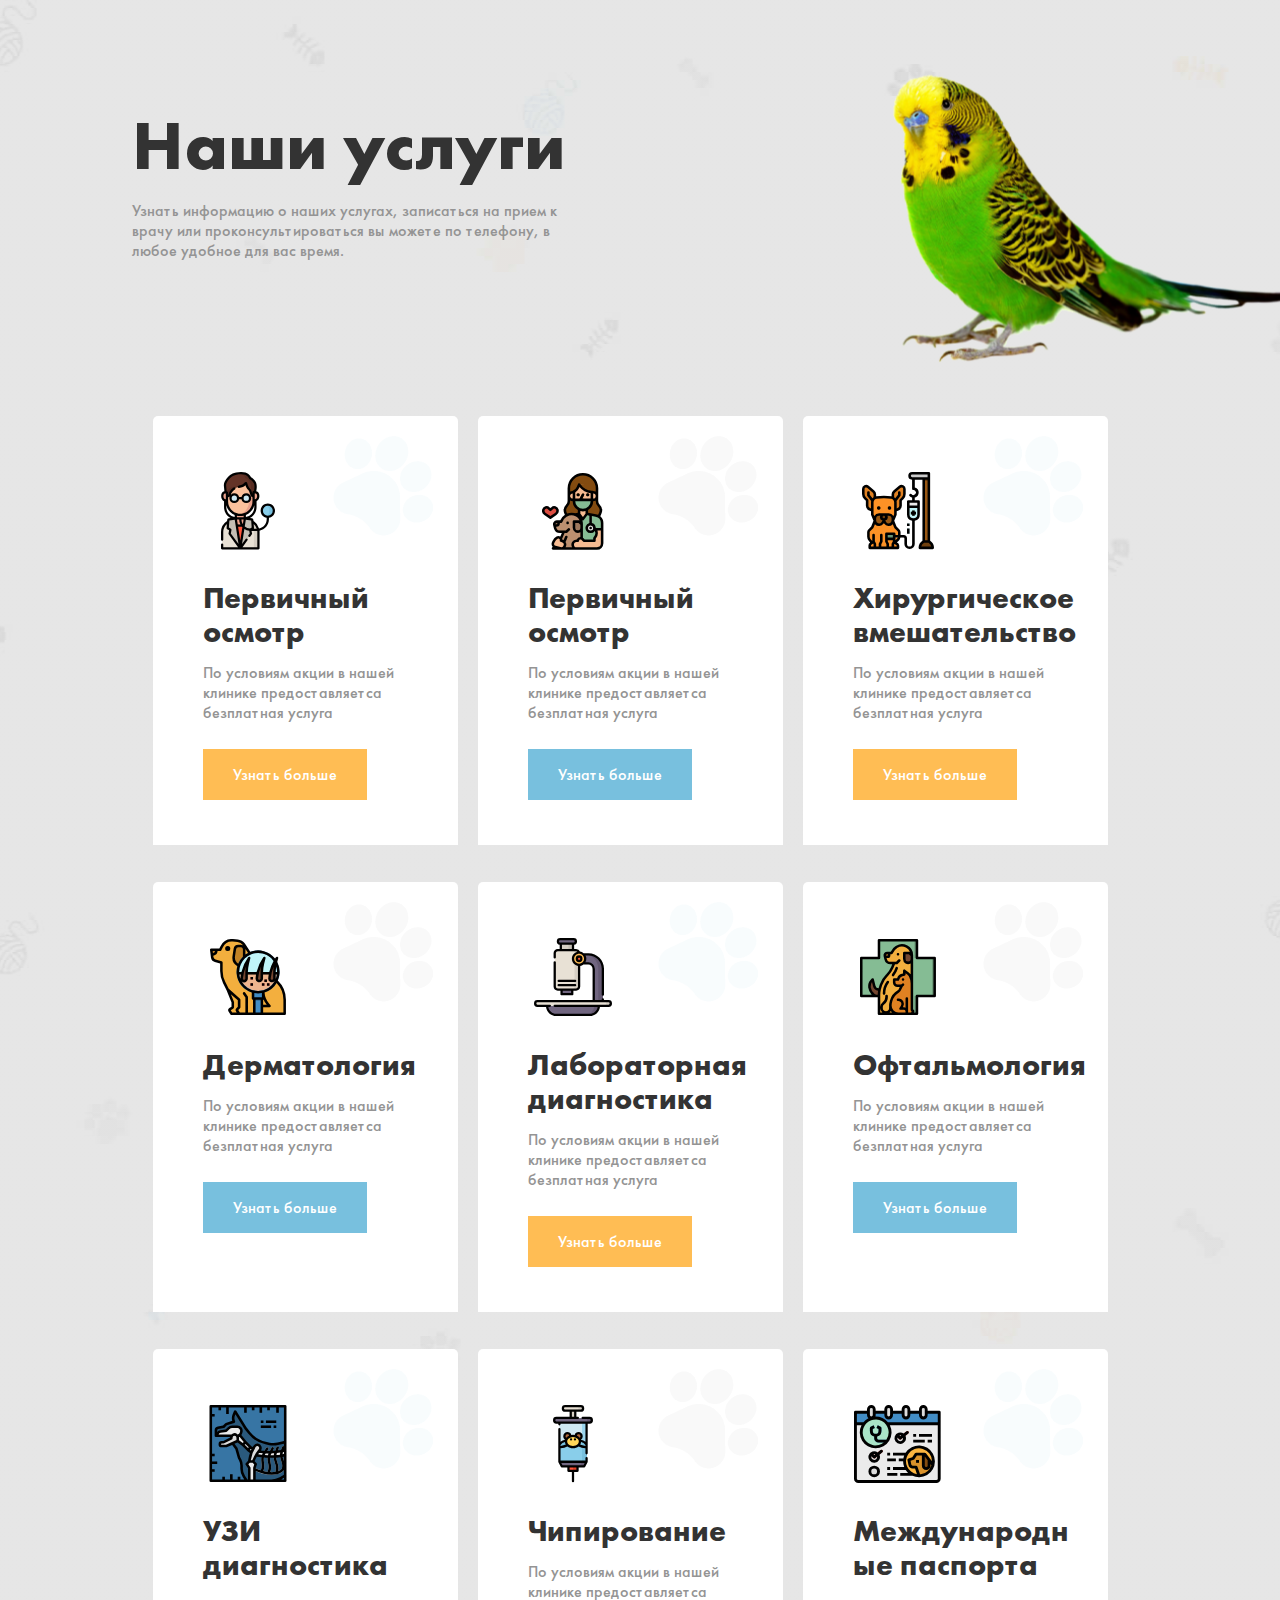
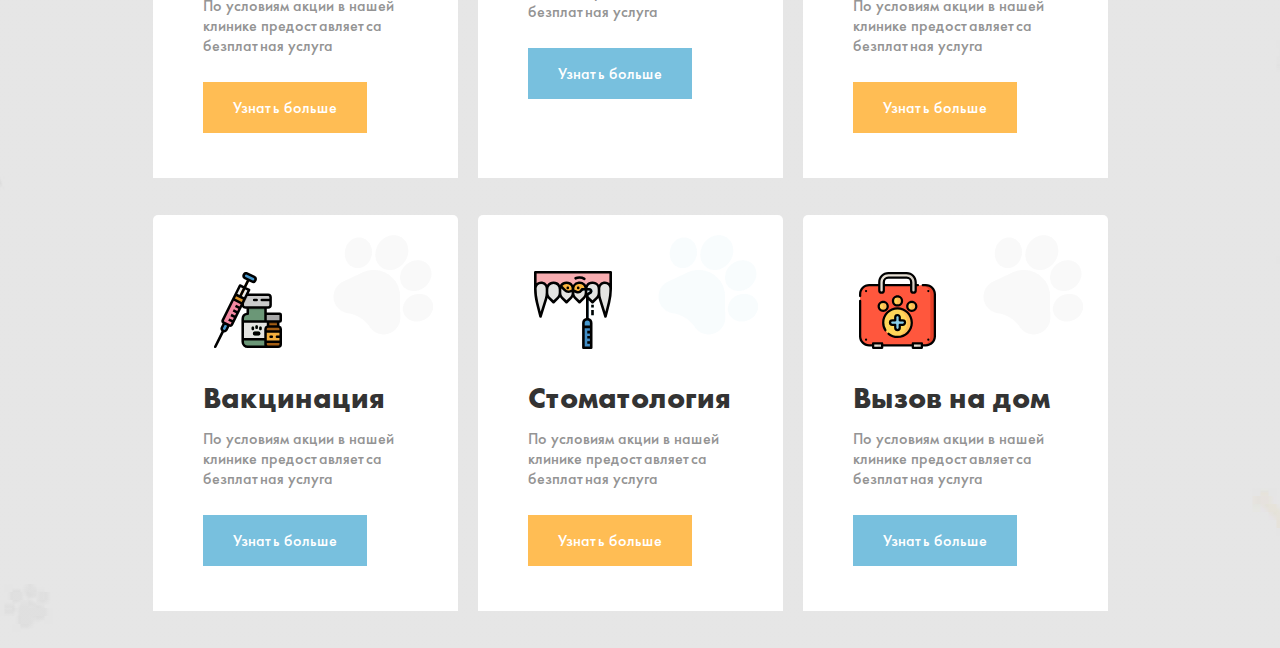
<file: services.html>
<!DOCTYPE html>
<html lang="en">
<head>
  <meta charset="UTF-8">
  <meta name="viewport" content="width=device-width, initial-scale=1.0">
  <link rel="stylesheet" href="css/normalize.css">
  <link rel="stylesheet" href="css/style.css">
  <!-- <link rel="stylesheet" href="css/style.min.css"> -->
  <title>Najot Ta'lim exam sentabr</title>
</head>
<body>
  <!-- <header class="site_header">
    <div class="site_header-adres_s">
      <div class="container">
        
        <address class="company_adress">г. Мариуполь, проспект Победы, 48а</address>
        
        <ul class="company_telnumbers-list">
          
          <li class="company_telnumber">
            <a href="tel:+0676347574" class="company_telnumber-link">(067) 634 -75 - 74</a>
          </li>
          
          <li class="company_telnumber">
            <a href="tel:+0637570131" class="company_telnumber-link">(0637) 57 - 01 - 31</a>
          </li>
          
          <li class="company_telnumber">
            <a href="tel:0982664389" class="company_telnumber-link">(098) 266 - 43 - 89</a>
          </li>
          
        </ul>
        <div class="company_worktime">
          
          <p class="company_worktime-text"><span>Пн - Пт</span> 8:00 - 18:00</p>
          <p class="company_worktime-text"><span>Сб - Вс</span> 8:00 - 14:00</p>
          
        </div>
      </div>
    </div>
    
    <nav class="site_nav">
      
      <div class="container">
        
        <div class="logo-link-container">
          <a href="/" class="site-logo-link">
            <img class="site-logo-link-img" src="images/logo.svg"  width="178" height="87" alt="logo with link">
          </a>
        </div>
        <div class="navbar-button-div">
          <button class="nav-bar-button"></button>
          <ul class="site_nav-list">
            
            <li class="site_nav-list-item">
              <a href="#" class="site_nav-item-link site_nav-item-link-active">Главная</a>
            </li>
            
            <li class="site_nav-list-item">
              <a href="#" class="site_nav-item-link">О Клинике</a>
            </li>
            
            <li class="site_nav-list-item">
              <a href="#" class="site_nav-item-link">Наши Услуги</a>
            </li>
            
            <li class="site_nav-list-item">
              <a href="#" class="site_nav-item-link">Полезные Статьи</a>
            </li>
            
            <li class="site_nav-list-item">
              <a href="#" class="site_nav-item-link faq-link">faq</a>
            </li>
            
            <li class="site_nav-list-item">
              <a href="#" class="site_nav-item-link">Контакты</a>
            </li>
            
          </ul>
        </div>
        
        <a href="questions.html" class="give-question">Задать вопрос</a>
        
      </div>
    </nav>
    
    
    
  </header> -->
  

<main class="site-main">



  <section class="hero">

    <div class="container">

<div class="hero__info">
  
        <h2 class="hero__heading">
          Наши услуги
        </h2>
  
  <p class="hero__text">
    Узнать информацию о наших услугах, записаться на прием к врачу или проконсультироваться вы можете по телефону, в любое удобное для вас время.
  </p>
</div>

    </div>


  </section>

  <section class="services">
    <div class="container">
      <ul class="services__list">
        <li class="service">
          <h3 class="service__name">Первичный осмотр</h3>
          <p class="service__text">По условиям акции в нашей клинике предоставляетса безплатная услуга</p>
          <a href="#" class="service__link">Узнать больше</a>
        </li>
        <li class="service">
          <h3 class="service__name">Первичный осмотр</h3>
          <p class="service__text">По условиям акции в нашей клинике предоставляетса безплатная услуга</p>
          <a href="#" class="service__link">Узнать больше</a>
        </li>
        <li class="service">
          <h3 class="service__name">Хирургическое вмешательство</h3>
          <p class="service__text">По условиям акции в нашей клинике предоставляетса безплатная услуга</p>
          <a href="#" class="service__link">Узнать больше</a>
        </li>
        <li class="service">
          <h3 class="service__name">Дерматология    </h3>
          <p class="service__text">По условиям акции в нашей клинике предоставляетса безплатная услуга</p>
          <a href="#" class="service__link">Узнать больше</a>
        </li>
        <li class="service">
          <h3 class="service__name">Лабораторная диагностика</h3>
          <p class="service__text">По условиям акции в нашей клинике предоставляетса безплатная услуга</p>
          <a href="#" class="service__link">Узнать больше</a>
        </li>
        <li class="service">
          <h3 class="service__name">Офтальмология</h3>
          <p class="service__text">По условиям акции в нашей клинике предоставляетса безплатная услуга</p>
          <a href="#" class="service__link">Узнать больше</a>
        </li>
        <li class="service">
          <h3 class="service__name">УЗИ диагностика</h3>
          <p class="service__text">По условиям акции в нашей клинике предоставляетса безплатная услуга</p>
          <a href="#" class="service__link">Узнать больше</a>
          
        </li>
        <li class="service">
          
        <h3 class="service__name">Чипирование</h3>
        <p class="service__text">По условиям акции в нашей клинике предоставляетса безплатная услуга</p>
          <a href="#" class="service__link">Узнать больше</a>
        <li class="service">
          <h3 class="service__name">Международные паспорта</h3>
          <p class="service__text">По условиям акции в нашей клинике предоставляетса безплатная услуга</p>
          <a href="#" class="service__link">Узнать больше</a>
        </li>
        <li class="service">
          
        <h3 class="service__name">Вакцинация</h3>
        <p class="service__text">По условиям акции в нашей клинике предоставляетса безплатная услуга</p>
          <a href="#" class="service__link">Узнать больше</a>
        <li class="service">
          <h3 class="service__name">Стоматология</h3>
          <p class="service__text">По условиям акции в нашей клинике предоставляетса безплатная услуга</p>
          <a href="#" class="service__link">Узнать больше</a>
        </li>
        <li class="service">
          <h3 class="service__name">Вызов на дом</h3>
          <p class="service__text">По условиям акции в нашей клинике предоставляетса безплатная услуга</p>
          <a href="#" class="service__link">Узнать больше</a>
        </li>
        
      </ul>
    </div>
  </section>



</main>


  
  <!-- <footer class="site_footer">
    
    <div class="container">
      
      <nav class="site_footer-left">
        
        
        
        <a href="/" class="site-logo-link">
          <img class="site-logo-link-img" src="images/logo.svg"  width="178" height="87" alt="logo with link">
        </a>
        
        
        <ul class="site_footer-list">
          <li class="site_nav-list-item">
            <a href="#" class="site_nav-item-link site-footer-list-link ">Главная</a>
          </li>
          
          <li class="site_nav-list-item">
            <a href="#" class="site_nav-item-link site-footer-list-link">О Клинике</a>
          </li>
          
          <li class="site_nav-list-item">
            <a href="#" class="site_nav-item-link site-footer-list-link">Наши Услуги</a>
          </li>
        </ul>
        
        <ul class="site_footer-list">
          <li class="site_nav-list-item">
            <a href="#" class="site_nav-item-link site-footer-list-link">Полезные Статьи</a>
          </li>
          
          <li class="site_nav-list-item">
            <a href="#" class="site_nav-item-link site-footer-list-link faq-link">faq</a>
          </li>
          
          <li class="site_nav-list-item">
            <a href="#" class="site_nav-item-link site-footer-list-link">Контакты</a>
          </li>
          
        </ul>
        
        
        
        
      </nav>
      
      <div class="site_footer-adres_s">
        <div class="company_worktime  footer-worktime">
          
          <p class="company_worktime-text"><span>Пн - Пт</span> 8:00 - 18:00</p>
          <p class="company_worktime-text"><span>Сб - Вс</span> 8:00 - 14:00</p>
          
        </div>
        
        <address class="company_adress">г. Мариуполь, проспект Победы, 48а</address>
        
        <ul class="company_telnumbers-list">
          
          <li class="company_telnumber">
            <a href="tel:+0676347574" class="company_telnumber-link">(067) 634 -75 - 74</a>
          </li>
          
          <li class="company_telnumber">
            <a href="tel:+0637570131" class="company_telnumber-link">(0637) 57 - 01 - 31</a>
          </li>
          
          <li class="company_telnumber">
            <a href="tel:0982664389" class="company_telnumber-link">(098) 266 - 43 - 89</a>
          </li>
          
        </ul>
        
        
      </div>
      
    </div>
    <div class="container">
      <p class="ending-text">
        © 2020 example. All Rights Reserved.
      </p>
    </div>
  </footer>
  
  <div class="container">
    
  </div> -->
</body>
</html>
</file>
<file: css/style.css>
@font-face {
  font-family: 'Futura PT Book';
  src: url("../fonts/FuturaPT-Book.woff2") format("woff2"), url("../fonts/FuturaPT-Book.woff") format("woff");
  font-weight: normal;
  font-style: normal;
  font-display: swap;
}

@font-face {
  font-family: 'Futura PT';
  src: url("../fonts/FuturaPT-Bold.woff2") format("woff2"), url("../fonts/FuturaPT-Bold.woff") format("woff");
  font-weight: bold;
  font-style: normal;
  font-display: swap;
}

@font-face {
  font-family: 'Futura PT';
  src: url("../fonts/FuturaPT-Light.woff2") format("woff2"), url("../fonts/FuturaPT-Light.woff") format("woff");
  font-weight: 300;
  font-style: normal;
  font-display: swap;
}

@font-face {
  font-family: 'Futura PT';
  src: url("../fonts/FuturaPT-Medium.woff2") format("woff2"), url("../fonts/FuturaPT-Medium.woff") format("woff");
  font-weight: 500;
  font-style: normal;
  font-display: swap;
}

html {
  -webkit-box-sizing: border-box;
          box-sizing: border-box;
  scroll-behavior: smooth;
}

*,
*::before,
*::after {
  -webkit-box-sizing: inherit;
          box-sizing: inherit;
}

body {
  margin: 0;
  font-family: 'Futura PT' , 'Arial' ,sans-serif;
  background-image: -webkit-gradient(linear, left top, left bottom, from(rgba(9, 9, 9, 0.1)), to(rgba(9, 9, 9, 0.1))), url("../images/bg.jpg");
  background-image: linear-gradient(to bottom, rgba(9, 9, 9, 0.1), rgba(9, 9, 9, 0.1)), url("../images/bg.jpg");
  background-repeat: no-repeat;
  background-position: center top;
}

.visually-hidden {
  clip: rect(0 0 0 0);
  -webkit-clip-path: inset(50%);
          clip-path: inset(50%);
  height: 1px;
  overflow: hidden;
  position: absolute;
  white-space: nowrap;
  width: 1px;
}

.container {
  max-width: 1350px;
  margin-left: auto;
  margin-right: auto;
  padding: 0 20px;
}

.site_header-adres_s {
  padding: 10px 0;
  background-color: #F9F8F8;
}

.site_header-adres_s .container {
  display: -webkit-box;
  display: -ms-flexbox;
  display: flex;
  -webkit-box-align: center;
      -ms-flex-align: center;
          align-items: center;
  -webkit-box-pack: end;
      -ms-flex-pack: end;
          justify-content: flex-end;
}

.company_adress {
  font-style: normal;
  font-weight: 500;
  font-size: 14px;
  line-height: 18px;
  display: -webkit-box;
  display: -ms-flexbox;
  display: flex;
  -webkit-box-align: center;
      -ms-flex-align: center;
          align-items: center;
  white-space: nowrap;
  color: #333333;
}

.company_adress::before {
  width: 14px;
  height: 14px;
  display: inline-block;
  margin-right: 9px;
  content: '';
  background-image: url("../images/home-icon.png");
  background-repeat: no-repeat;
  background-position: center center;
}

.company_telnumbers-list {
  list-style-type: none;
  padding: 0;
  margin: 0 0 0 106px;
  display: -webkit-box;
  display: -ms-flexbox;
  display: flex;
  -webkit-box-align: center;
      -ms-flex-align: center;
          align-items: center;
  -webkit-box-pack: center;
      -ms-flex-pack: center;
          justify-content: center;
}

.company_telnumbers-list::before {
  width: 13px;
  height: 13px;
  content: '';
  display: inline-block;
  background-image: url("../images/tel-icon.png");
  background-repeat: no-repeat;
  background-position: center center;
  margin-right: 9px;
}

.company_telnumber {
  display: -webkit-box;
  display: -ms-flexbox;
  display: flex;
  -webkit-box-align: center;
      -ms-flex-align: center;
          align-items: center;
  -webkit-box-pack: center;
      -ms-flex-pack: center;
          justify-content: center;
}

.company_telnumber + .company_telnumber::before {
  width: 4px;
  height: 4px;
  content: '';
  display: inline-block;
  background-color: #FFBD54;
  border-radius: 50%;
  margin: 0 9px;
}

.company_telnumber-link {
  /* display: block; */
  font-style: normal;
  font-weight: 500;
  font-size: 14px;
  line-height: 18px;
  text-decoration: none;
  color: #333333;
  white-space: nowrap;
  -webkit-transition: color 0.5s ease;
  transition: color 0.5s ease;
}

.company_telnumber-link:hover {
  color: #FFBD54;
}

.company_telnumber-link:active {
  color: #333333;
  opacity: 0.5;
}

.company_worktime {
  display: -webkit-box;
  display: -ms-flexbox;
  display: flex;
  -webkit-box-align: center;
      -ms-flex-align: center;
          align-items: center;
  -webkit-box-pack: center;
      -ms-flex-pack: center;
          justify-content: center;
  margin-left: 98px;
  white-space: nowrap;
}

.company_worktime::before {
  display: block;
  content: '';
  height: 14px;
  width: 14px;
  background-image: url("../images/calendar-icon.png");
  margin-right: 7px;
  background-repeat: no-repeat;
  background-position: center center;
}

.company_worktime-text {
  font-style: normal;
  font-weight: 500;
  font-size: 14px;
  line-height: 18px;
  margin: 0;
  display: -webkit-box;
  display: -ms-flexbox;
  display: flex;
  -webkit-box-align: center;
      -ms-flex-align: center;
          align-items: center;
  letter-spacing: 1px;
  color: #333333;
}

.company_worktime-text + .company_worktime-text {
  margin-left: 17px;
}

.company_worktime-text span {
  font-weight: bold;
  margin-right: 2px;
}

.site_nav {
  background-color: #fff;
  width: 100%;
  /* display: flex;
  align-items: center;
  justify-content: space-between; */
}

.site_nav .container {
  position: relative;
  display: -webkit-box;
  display: -ms-flexbox;
  display: flex;
  -webkit-box-align: center;
      -ms-flex-align: center;
          align-items: center;
  -webkit-box-pack: justify;
      -ms-flex-pack: justify;
          justify-content: space-between;
}

.logo-link-container {
  width: 180px;
  position: absolute;
  left: 0;
  top: 50%;
  -webkit-transform: translateY(-50%);
          transform: translateY(-50%);
}

.site-logo-link {
  display: block;
}

.site-logo-link:hover {
  opacity: 0.8;
}

.site-logo-link:active {
  opacity: 0.5;
}

.site-logo-link-img {
  display: inline-block;
}

.site_nav-list {
  min-width: 975px;
  margin: 0 auto;
  display: -webkit-box;
  display: -ms-flexbox;
  display: flex;
  -webkit-box-align: center;
      -ms-flex-align: center;
          align-items: center;
  -webkit-box-pack: start;
      -ms-flex-pack: start;
          justify-content: flex-start;
  -ms-flex-wrap: wrap;
      flex-wrap: wrap;
  padding: 0;
  padding-left: 200px;
  list-style-type: none;
}

.site_nav-item-link {
  font-style: normal;
  font-weight: 500;
  font-size: 16px;
  line-height: 21px;
  padding: 19px 30px;
  display: -webkit-inline-box;
  display: -ms-inline-flexbox;
  display: inline-flex;
  -webkit-box-align: center;
      -ms-flex-align: center;
          align-items: center;
  -webkit-box-pack: center;
      -ms-flex-pack: center;
          justify-content: center;
  text-decoration: none;
  -webkit-transition: Background-color ease 0.5s;
  transition: Background-color ease 0.5s;
  color: #333333;
}

.nav-bar-button {
  display: none;
  background-color: transparent;
  border: none;
}

.faq-link {
  text-transform: uppercase;
}

.site_nav-item-link-active::before {
  content: '';
  width: 19px;
  height: 19px;
  display: inline-block;
  background-image: url("../images/fish-icon.png");
  background-repeat: no-repeat;
  background-position: center center;
  margin-right: 5px;
}

.site_nav-item-link:hover {
  background-color: #FFBD54;
}

.site_nav-item-link:active {
  opacity: 0.5;
}

.give-question {
  font-style: normal;
  font-weight: 500;
  font-size: 16px;
  line-height: 21px;
  text-align: right;
  text-decoration: none;
  color: #333333;
  display: -webkit-box;
  display: -ms-flexbox;
  display: flex;
  -webkit-box-align: center;
      -ms-flex-align: center;
          align-items: center;
  -webkit-box-pack: center;
      -ms-flex-pack: center;
          justify-content: center;
  white-space: nowrap;
  -webkit-transition: ease 0.5s background-color, 0.5s ease color;
  transition: ease 0.5s background-color, 0.5s ease color;
  padding: 19px 27px;
}

.give-question:hover {
  background-color: #333333;
  color: #fff;
}

.give-question:active {
  opacity: 0.5;
}

.give-question::before {
  content: '';
  width: 23px;
  height: 21px;
  background-image: url("../images/pet.png");
  display: inline-block;
  background-repeat: no-repeat;
  background-size: 23px 21px;
  background-position: center  center;
}

.info-about-your-animals .container {
  display: -webkit-box;
  display: -ms-flexbox;
  display: flex;
  -webkit-box-align: center;
      -ms-flex-align: center;
          align-items: center;
  -webkit-box-pack: end;
      -ms-flex-pack: end;
          justify-content: flex-end;
}

.info-anomals-information {
  display: -webkit-inline-box;
  display: -ms-inline-flexbox;
  display: inline-flex;
  -webkit-box-orient: vertical;
  -webkit-box-direction: normal;
      -ms-flex-direction: column;
          flex-direction: column;
  -webkit-box-align: start;
      -ms-flex-align: start;
          align-items: flex-start;
  -webkit-box-pack: center;
      -ms-flex-pack: center;
          justify-content: center;
}

.info-about-your-animals {
  padding: 153px 0 330px 0;
  background-image: url("../images/img.png");
  background-repeat: no-repeat;
  background-position: center top -100px;
}

.site-heading {
  font-style: normal;
  font-weight: bold;
  font-size: 70px;
  line-height: 64px;
  width: 610px;
  text-align: left;
  color: #333333;
  margin-top: 0;
  margin-bottom: 29px;
}

.site-heading span {
  color: #78C0DE;
}

.info-about-your-animals-text {
  font-style: normal;
  font-weight: normal;
  font-size: 16px;
  line-height: 21px;
  color: #949494;
  width: 495px;
  margin-top: 0;
  margin-bottom: 38px;
  display: inline-block;
}

.btn {
  color: #fff;
  background-color: #333333;
  text-decoration: none;
  padding: 15px 47px;
  border-radius: 5px;
  -webkit-transition: ease color 0.5s, background-color ease 0.5s, opacity ease 0.5s;
  transition: ease color 0.5s, background-color ease 0.5s, opacity ease 0.5s;
}

.our-services-link {
  display: inline-block;
}

.btn:hover {
  background-color: #FFBD54;
  color: #333333;
}

.btn:active {
  opacity: 0.5;
}

.company-bloquote .container {
  display: -webkit-box;
  display: -ms-flexbox;
  display: flex;
  -webkit-box-orient: vertical;
  -webkit-box-direction: normal;
      -ms-flex-direction: column;
          flex-direction: column;
  -webkit-box-align: center;
      -ms-flex-align: center;
          align-items: center;
  -webkit-box-pack: justify;
      -ms-flex-pack: justify;
          justify-content: space-between;
  text-align: center;
}

.company-bloquote-text {
  padding: 43px 100px 35px 100px;
  width: 953px;
  display: inline-block;
  margin: 0;
  font-style: normal;
  font-weight: normal;
  font-size: 20px;
  line-height: 26px;
  text-align: center;
  position: relative;
  color: #949494;
}

.company-bloquote-text::before {
  content: '';
  background-image: url("../images/block.png");
  background-repeat: no-repeat;
  background-position: center center;
  position: absolute;
  width: 50px;
  height: 42px;
  left: 10px;
  top: 10px;
  -webkit-transform: rotate(180deg);
          transform: rotate(180deg);
}

.company-bloquote-text::after {
  content: '';
  background-image: url("../images/block.png");
  background-repeat: no-repeat;
  background-position: center center;
  position: absolute;
  width: 50px;
  height: 42px;
  right: 10px;
  bottom: 10px;
}

.hr-bloquote {
  border: 1px solid #DBDBDB;
  width: 140px;
  margin: 0;
}

.bloquote-author {
  font-style: normal;
  font-weight: 500;
  font-size: 20px;
  line-height: 26px;
  margin-top: 35px;
  margin-bottom: 0;
  color: #333333;
}

.slider .container {
  display: -webkit-box;
  display: -ms-flexbox;
  display: flex;
  -webkit-box-orient: vertical;
  -webkit-box-direction: normal;
      -ms-flex-direction: column;
          flex-direction: column;
  -webkit-box-align: center;
      -ms-flex-align: center;
          align-items: center;
  -webkit-box-pack: justify;
      -ms-flex-pack: justify;
          justify-content: space-between;
  padding: 190px 0 127px 0;
}

.slider-heading {
  margin: 0;
  font-style: normal;
  font-weight: bold;
  font-size: 48px;
  line-height: 55px;
  margin-bottom: 80px;
  color: #333333;
}

.slider-div {
  position: relative;
  display: -webkit-box;
  display: -ms-flexbox;
  display: flex;
  width: 1225px;
  -webkit-box-align: center;
      -ms-flex-align: center;
          align-items: center;
  -webkit-box-pack: justify;
      -ms-flex-pack: justify;
          justify-content: space-between;
}

.slider-list {
  width: 100%;
  list-style-type: none;
  margin-top: 0;
  display: -webkit-box;
  display: -ms-flexbox;
  display: flex;
  -webkit-box-align: start;
      -ms-flex-align: start;
          align-items: flex-start;
  -ms-flex-wrap: nowrap;
      flex-wrap: nowrap;
  overflow: hidden;
  -webkit-box-pack: justify;
      -ms-flex-pack: justify;
          justify-content: space-between;
  margin-bottom: 0;
  padding: 0;
  margin-right: 0;
}

.slider-item-link {
  border: 1px solid #F3F3F3;
  width: 193px;
  padding: 29px 33px;
  display: -webkit-box;
  display: -ms-flexbox;
  display: flex;
  min-height: 201px;
  -webkit-box-orient: vertical;
  -webkit-box-direction: normal;
      -ms-flex-direction: column;
          flex-direction: column;
  -webkit-box-align: center;
      -ms-flex-align: center;
          align-items: center;
  font-weight: 500;
  font-size: 18px;
  line-height: 22px;
  text-decoration: none;
  display: flex;
  align-items: center;
  text-align: center;
  color: #333333;
  -webkit-transition: color ease 0.5s;
  transition: color ease 0.5s;
  -webkit-box-pack: start;
      -ms-flex-pack: start;
          justify-content: flex-start;
  background-color: #fff;
  border-radius: 5px;
}

.slider-item-link-active {
  padding: 29px 33px 50px 33px;
  border-radius: 5px 5px 0px 0px;
  border: none;
}

.slider-item-link:hover {
  color: #FFBD54;
}

.slider-item-link:active {
  opacity: 0.5;
}

.slider-item + .slider-item {
  margin-left: 13px;
}

.slider-item-link::before {
  width: 90px;
  height: 90px;
  content: '';
  display: inline-block;
  background-repeat: no-repeat;
  background-position: center center;
  background-image: url("../images/doctor.svg");
}

.slider-item:nth-child(2) .slider-item-link:before {
  background-image: url("../images/dog-with-girl.svg");
}

.slider-item:nth-child(3) .slider-item-link:before {
  background-image: url("../images/dog.svg");
}

.slider-item:nth-child(4) .slider-item-link:before {
  background-image: url("../images/dog-doging.svg");
}

.slider-item:nth-child(5) .slider-item-link:before {
  background-image: url("../images/Laboratory.svg");
}

.slider-item:nth-child(6) .slider-item-link:before {
  background-image: url("../images/two-dog.svg");
}

.slider-item:nth-child(7) .slider-item-link:before {
  background-image: url("../images/uzi.svg");
}

.slider-item:nth-child(8) .slider-item-link:before {
  background-image: url("../images/ukol.svg");
}

.slider-item:nth-child(9) .slider-item-link:before {
  background-image: url("../images/passport.svg");
}

.slider-item:nth-child(10) .slider-item-link::before {
  background-image: url("../images/vaccine.svg");
}

.slider-item:nth-child(11) .slider-item-link::before {
  background-image: url("../images/stom.svg");
}

.slider-item:nth-child(12) .slider-item-link::before {
  background-image: url("../images/plus-chem.svg");
}

.arrow {
  position: absolute;
  background-color: #fff;
  height: 45px;
  width: 45px;
  display: inline-block;
  border: none;
  -webkit-transition: -webkit-box-shadow 0.5s ease;
  transition: -webkit-box-shadow 0.5s ease;
  transition: box-shadow 0.5s ease;
  transition: box-shadow 0.5s ease, -webkit-box-shadow 0.5s ease;
}

.to-left {
  top: 50%;
  left: 0;
  -webkit-transform: translateY(-50%) translateX(-200%);
          transform: translateY(-50%) translateX(-200%);
}

.to-left:hover {
  -webkit-box-shadow: 0px 4px 4px rgba(0, 0, 0, 0.1);
          box-shadow: 0px 4px 4px rgba(0, 0, 0, 0.1);
}

.to-left:active {
  opacity: 0.5;
}

.to-right {
  top: 50%;
  right: 0;
  -webkit-transform: rotate(180deg) translateY(50%) translateX(-200%);
          transform: rotate(180deg) translateY(50%) translateX(-200%);
}

.to-right:hover {
  -webkit-box-shadow: 0px -4px 4px rgba(0, 0, 0, 0.1);
          box-shadow: 0px -4px 4px rgba(0, 0, 0, 0.1);
}

.to-right:active {
  opacity: 0.5;
}

.arrow img {
  display: inline-block;
}

.info-animals {
  width: 1225px;
  display: -webkit-box;
  display: -ms-flexbox;
  display: flex;
  -webkit-box-align: center;
      -ms-flex-align: center;
          align-items: center;
  -webkit-box-pack: justify;
      -ms-flex-pack: justify;
          justify-content: space-between;
  padding: 42px 35px;
  background-color: #fff;
}

.info-animals-heading {
  font-style: normal;
  font-weight: 500;
  font-size: 36px;
  margin-bottom: 18px;
  display: -webkit-box;
  display: -ms-flexbox;
  display: flex;
  -webkit-box-align: center;
      -ms-flex-align: center;
          align-items: center;
  margin-top: 0;
  color: #333333;
}

.info-animal-text {
  font-style: normal;
  font-weight: normal;
  font-size: 16px;
  line-height: 20px;
  width: 492px;
  color: #949494;
  margin-top: 0;
  margin-bottom: 34px;
}

.buttons-div {
  display: -webkit-box;
  display: -ms-flexbox;
  display: flex;
  -webkit-box-align: center;
      -ms-flex-align: center;
          align-items: center;
  -webkit-box-pack: justify;
      -ms-flex-pack: justify;
          justify-content: space-between;
  -ms-flex-wrap: wrap;
      flex-wrap: wrap;
}

.link-h {
  background-color: #FFBD54;
  color: #FFFFFF;
  border-radius: 3px;
  display: inline-block;
  text-decoration: none;
  padding: 15px 36px 16px 63px;
  background-image: url("../images/money.png");
  background-repeat: no-repeat;
  background-position: center left 30px;
  -webkit-transition: background-color 0.4s ease;
  transition: background-color 0.4s ease;
}

.link-h:hover {
  background-color: #333333;
}

.link-h:active {
  opacity: 0.5;
}

.buttons-div .btn {
  border-radius: 3px;
  padding: 14px 37px 14px 64px;
  background-image: url("../images/document.png");
  background-repeat: no-repeat;
  background-position: center left 37px;
}

.buttons-div .btn:hover {
  color: #fff;
}

.really-formm {
  display: -webkit-inline-box;
  display: -ms-inline-flexbox;
  display: inline-flex;
  -webkit-box-orient: vertical;
  -webkit-box-direction: normal;
      -ms-flex-direction: column;
          flex-direction: column;
  -webkit-box-align: start;
      -ms-flex-align: start;
          align-items: flex-start;
  -webkit-box-pack: justify;
      -ms-flex-pack: justify;
          justify-content: space-between;
  margin-left: 290px;
}

.really-form_m {
  display: -webkit-box;
  display: -ms-flexbox;
  display: flex;
  -webkit-box-align: center;
      -ms-flex-align: center;
          align-items: center;
  -webkit-box-pack: center;
      -ms-flex-pack: center;
          justify-content: center;
  -ms-flex-wrap: nowrap;
      flex-wrap: nowrap;
}

.first-form .container {
  padding: 200px 0;
  background-image: url("../images/dogch.png");
  background-repeat: no-repeat;
  background-position: center top;
}

.really-form_m-heading {
  font-style: normal;
  font-weight: bold;
  font-size: 48px;
  margin-top: 0;
  display: -webkit-box;
  display: -ms-flexbox;
  display: flex;
  -webkit-box-align: center;
      -ms-flex-align: center;
          align-items: center;
  -webkit-box-pack: center;
      -ms-flex-pack: center;
          justify-content: center;
  margin-bottom: 32px;
  color: #FFFFFF;
  text-align: center;
}

.input-email_k {
  background: #FFFFFF;
  border-radius: 5px;
  font-style: normal;
  font-weight: normal;
  font-size: 16px;
  line-height: 20px;
  outline: none;
  width: 335px;
  border: 2px solid transparent;
  display: -webkit-box;
  display: -ms-flexbox;
  display: flex;
  -webkit-box-align: center;
      -ms-flex-align: center;
          align-items: center;
  padding: 18px 22px 12px 22px;
  color: #949494;
  margin-right: 21px;
}

.input-submit_j {
  background: #333333;
  border-radius: 3px;
  font-style: normal;
  font-weight: 500;
  font-size: 16px;
  line-height: 21px;
  text-align: center;
  padding: 15px 50px;
  color: #FFFFFF;
}

.articles {
  padding: 50px 0 265px 0;
  width: 100%;
  display: -webkit-box;
  display: -ms-flexbox;
  display: flex;
  -webkit-box-orient: vertical;
  -webkit-box-direction: normal;
      -ms-flex-direction: column;
          flex-direction: column;
}

.articles-list {
  width: 1310px;
  display: -webkit-box;
  display: -ms-flexbox;
  display: flex;
  -webkit-box-align: stretch;
      -ms-flex-align: stretch;
          align-items: stretch;
  -ms-flex-wrap: nowrap;
      flex-wrap: nowrap;
  -webkit-box-pack: start;
      -ms-flex-pack: start;
          justify-content: flex-start;
  overflow: hidden;
}

.articles-heading {
  font-style: normal;
  font-weight: bold;
  font-size: 48px;
  line-height: 20px;
  -webkit-box-pack: center;
      -ms-flex-pack: center;
          justify-content: center;
  margin-top: 0;
  margin-bottom: 80px;
  display: -webkit-box;
  display: -ms-flexbox;
  display: flex;
  -webkit-box-align: center;
      -ms-flex-align: center;
          align-items: center;
  color: #333333;
}

.article {
  display: -webkit-box;
  display: -ms-flexbox;
  display: flex;
  -webkit-box-orient: vertical;
  -webkit-box-direction: normal;
      -ms-flex-direction: column;
          flex-direction: column;
  -webkit-box-align: stretch;
      -ms-flex-align: stretch;
          align-items: stretch;
  width: 305px;
  border: 1px solid  #bdbdbc;
  overflow: hidden;
  border-radius: 5px;
  -webkit-box-flex: 1;
      -ms-flex-positive: 1;
          flex-grow: 1;
  -ms-flex-negative: 0;
      flex-shrink: 0;
}

.article .tag {
  display: none;
  display: inline-block;
  font-style: normal;
  font-weight: normal;
  font-size: 14px;
  line-height: 22px;
  text-decoration: none;
  display: -webkit-box;
  display: -ms-flexbox;
  display: flex;
  -webkit-box-align: center;
      -ms-flex-align: center;
          align-items: center;
  text-align: center;
  color: #3D9CEA;
  -webkit-transition: color ease 0.3s;
  transition: color ease 0.3s;
}

.article .tag + .tag {
  margin-left: 7px;
}

.article .tag:hover {
  color: #FFBD54;
}

.article + .article {
  margin-left: 24px;
}

.small-article {
  display: -webkit-inline-box;
  display: -ms-inline-flexbox;
  display: inline-flex;
  -webkit-box-orient: vertical;
  -webkit-box-direction: normal;
      -ms-flex-direction: column;
          flex-direction: column;
  -webkit-box-align: start;
      -ms-flex-align: start;
          align-items: flex-start;
  -webkit-box-pack: center;
      -ms-flex-pack: center;
          justify-content: center;
  padding: 21px 22px 35px 30px;
  width: 100%;
  height: auto;
  -webkit-box-flex: 1;
      -ms-flex-positive: 1;
          flex-grow: 1;
  -webkit-transition: background-color ease 0.5s;
  transition: background-color ease 0.5s;
}

.article:hover .small-article {
  background-color: #fff;
}

.tags-and-time {
  width: 100%;
  display: -webkit-box;
  display: -ms-flexbox;
  display: flex;
  -webkit-box-align: center;
      -ms-flex-align: center;
          align-items: center;
  -webkit-box-pack: stretch;
      -ms-flex-pack: stretch;
          justify-content: stretch;
  -ms-flex-item-align: end;
      align-self: flex-end;
}

.article-big .tag {
  display: inline-block;
  font-style: normal;
  font-weight: normal;
  font-size: 14px;
  line-height: 22px;
  text-decoration: none;
  display: -webkit-box;
  display: -ms-flexbox;
  display: flex;
  -webkit-box-align: center;
      -ms-flex-align: center;
          align-items: center;
  text-align: center;
  color: #3D9CEA;
  -webkit-transition: color ease 0.3s;
  transition: color ease 0.3s;
}

.article-big .tag + .tag {
  margin-left: 7px;
}

.article-big .tag:hover {
  color: #FFBD54;
}

.article-big .tag:active {
  color: rgba(255, 189, 84, 0.5);
}

.article-sended-time {
  font-style: normal;
  font-weight: 500;
  font-size: 14px;
  line-height: 18px;
  color: #949494;
  margin-left: auto;
}

.article-heading {
  font-style: normal;
  font-weight: bold;
  font-size: 22px;
  line-height: 25px;
  color: #000000;
  margin-top: 0;
  width: 182px;
  margin-bottom: 10px;
}

.small-article .article-text {
  width: 100%;
  height: 60px;
  display: -webkit-inline-box;
  display: -ms-inline-flexbox;
  display: inline-flex;
  text-overflow: ellipsis;
  font-style: normal;
  overflow: hidden;
  font-weight: normal;
  font-size: 16px;
  line-height: 20px;
  -webkit-box-flex: 0;
      -ms-flex-positive: 0;
          flex-grow: 0;
  margin-top: 0;
  margin-bottom: 34px;
  color: #949494;
}

.article-big .small-article .article-text {
  height: auto;
}

.article-link {
  font-style: normal;
  font-weight: 500;
  font-size: 16px;
  line-height: 21px;
  text-decoration: none;
  color: #333333;
  display: -webkit-box;
  display: -ms-flexbox;
  display: flex;
  -webkit-box-align: center;
      -ms-flex-align: center;
          align-items: center;
  margin-top: auto;
  -webkit-box-pack: center;
      -ms-flex-pack: center;
          justify-content: center;
  -webkit-transition: color ease 0.3s;
  transition: color ease 0.3s;
}

.article-link::before {
  width: 23px;
  height: 21px;
  display: inline-block;
  content: '';
  background-image: url("../images/pet.png");
  background-position: center center;
  margin-right: 7.5px;
  background-repeat: no-repeat;
}

.article-link:hover {
  color: #FFBD54;
}

.article-link:active {
  opacity: 0.5;
}

.article-big {
  -webkit-box-orient: horizontal;
  -webkit-box-direction: normal;
      -ms-flex-direction: row;
          flex-direction: row;
  width: 640px;
}

.article-big .article-link {
  margin-top: auto;
}

.article-big img {
  width: 305px;
  height: auto;
  -o-object-fit: cover;
     object-fit: cover;
  overflow: hidden;
}

.article-big .small-article {
  width: 335px;
  -webkit-box-flex: 1;
      -ms-flex-positive: 1;
          flex-grow: 1;
  height: auto;
  background-color: #fff;
}

.button-cont {
  width: 1310px;
  margin-top: 30px;
  margin-left: auto;
  margin-right: auto;
}

.buttons img, .buttonsx img {
  display: inline-block;
}

.buttons, .buttonsx {
  border: none;
  width: 45px;
  height: 45px;
  display: -webkit-inline-box;
  display: -ms-inline-flexbox;
  display: inline-flex;
  -webkit-box-align: center;
      -ms-flex-align: center;
          align-items: center;
  -webkit-box-pack: center;
      -ms-flex-pack: center;
          justify-content: center;
  background-color: #fff;
}

.buttonsx {
  -webkit-transform: rotate(180deg);
          transform: rotate(180deg);
}

.articles .buttons:hover {
  -webkit-box-shadow: 0px 4px 4px rgba(0, 0, 0, 0.1);
          box-shadow: 0px 4px 4px rgba(0, 0, 0, 0.1);
}

.articles .buttons:active {
  opacity: 0.5;
}

.articles .buttonsx:hover {
  -webkit-box-shadow: 0px -4px 4px rgba(0, 0, 0, 0.1);
          box-shadow: 0px -4px 4px rgba(0, 0, 0, 0.1);
}

.articles .buttonsx:active {
  opacity: 0.5;
}

.site-form {
  background-color: rgba(0, 0, 0, 0.8);
  margin-bottom: 245px;
}

.site-form .container {
  display: -webkit-box;
  display: -ms-flexbox;
  display: flex;
  -webkit-box-align: center;
      -ms-flex-align: center;
          align-items: center;
  -webkit-box-pack: start;
      -ms-flex-pack: start;
          justify-content: flex-start;
}

.company-location-image {
  display: block;
  height: 100%;
}

.site-form-div {
  background-image: url("../images/fishes.png");
  background-size: 40%,100%;
  background-repeat: no-repeat;
  background-position: center right;
  display: -webkit-box;
  display: -ms-flexbox;
  display: flex;
  -webkit-box-orient: vertical;
  -webkit-box-direction: normal;
      -ms-flex-direction: column;
          flex-direction: column;
  -webkit-box-pack: center;
      -ms-flex-pack: center;
          justify-content: center;
  padding: 62px 0 45px 116px;
  -webkit-box-flex: 1;
      -ms-flex-positive: 1;
          flex-grow: 1;
}

.site-form-heading {
  font-style: normal;
  font-weight: bold;
  font-size: 48px;
  line-height: 62px;
  width: 360px;
  display: inline-block;
  margin-top: 0;
  margin-bottom: 14px;
  color: #FFFFFF;
}

.site-form-text {
  font-style: normal;
  font-weight: normal;
  font-size: 16px;
  line-height: 20px;
  display: inline-block;
  width: 334px;
  margin-top: 0;
  margin-bottom: 29px;
  color: #949494;
}

.really-form {
  width: 375px;
  display: -webkit-box;
  display: -ms-flexbox;
  display: flex;
  -webkit-box-align: start;
      -ms-flex-align: start;
          align-items: flex-start;
  -webkit-box-orient: vertical;
  -webkit-box-direction: normal;
      -ms-flex-direction: column;
          flex-direction: column;
  -webkit-box-pack: start;
      -ms-flex-pack: start;
          justify-content: flex-start;
}

.input-name {
  margin-bottom: 14px;
}

.input-name, .input-email {
  width: 375px;
  font-style: normal;
  font-weight: normal;
  font-size: 16px;
  line-height: 21px;
  display: -webkit-box;
  display: -ms-flexbox;
  display: flex;
  -webkit-box-align: center;
      -ms-flex-align: center;
          align-items: center;
  color: #949494;
  padding: 16px 22px 13px 22px;
  outline: none;
}

.input-email {
  border: 2px solid transparent;
  margin-bottom: 14px;
}

.input-email:valid, .input-name:valid, .input-textarea:not(:placeholder-shown):focus:valid, .input-email_k:valid {
  border: 2px solid #00B031;
  color: #00B031;
  outline: none;
}

.input-email:not(:placeholder-shown):focus:invalid, .input-name:not(:placeholder-shown):focus:invalid, .input-textarea:not(:placeholder-shown):focus:invalid, .input-email_k:not(:placeholder-shown):focus:invalid {
  border: 2px solid #D81D04;
  color: #D81D04;
  outline: none;
}

.input-textarea {
  width: 375px;
  resize: none;
  min-height: 165px;
  padding: 17px 22px;
  font-style: normal;
  font-weight: normal;
  font-size: 16px;
  line-height: 21px;
  display: -webkit-box;
  display: -ms-flexbox;
  display: flex;
  -webkit-box-align: center;
      -ms-flex-align: center;
          align-items: center;
  margin-bottom: 30px;
  color: #949494;
  outline: none;
}

.input-submit {
  padding: 15px 50px;
  background-color: #FFBD54;
  font-style: normal;
  font-weight: 500;
  font-size: 16px;
  line-height: 21px;
  color: #FFFFFF;
  border: none;
}

.site_footer {
  background-color: #F3F3F3;
  border: 1px solid #EBEBEB;
  padding: 54px 0 23px 0;
}

.site_footer .container {
  display: -webkit-box;
  display: -ms-flexbox;
  display: flex;
  -webkit-box-align: center;
      -ms-flex-align: center;
          align-items: center;
}

.site_footer-left {
  display: -webkit-box;
  display: -ms-flexbox;
  display: flex;
  -webkit-box-align: start;
      -ms-flex-align: start;
          align-items: flex-start;
  -webkit-box-pack: start;
      -ms-flex-pack: start;
          justify-content: flex-start;
}

.site_footer-left .site-logo-link {
  margin-top: auto;
  margin-bottom: auto;
  margin-right: 67px;
}

.site_footer-list {
  display: -webkit-inline-box;
  display: -ms-inline-flexbox;
  display: inline-flex;
  -webkit-box-orient: vertical;
  -webkit-box-direction: normal;
      -ms-flex-direction: column;
          flex-direction: column;
  -webkit-box-align: start;
      -ms-flex-align: start;
          align-items: flex-start;
  -webkit-box-pack: center;
      -ms-flex-pack: center;
          justify-content: center;
  margin: 0;
  padding: 0;
  list-style-type: none;
}

.site_footer-list + .site_footer-list {
  margin-left: 50px;
}

.site_footer-list .site_nav-list-item {
  width: 100%;
}

.site-footer-list-link {
  display: block;
}

.site_footer-adres_s {
  display: -webkit-box;
  display: -ms-flexbox;
  display: flex;
  -webkit-box-pack: center;
      -ms-flex-pack: center;
          justify-content: center;
}

.footer-worktime {
  margin: 0;
  width: 170px;
  display: -webkit-box;
  display: -ms-flexbox;
  display: flex;
  -ms-flex-wrap: wrap;
      flex-wrap: wrap;
  margin-left: 30px;
}

.site_footer-adres_s .company_worktime::before {
  margin: 0;
  margin-right: 14px;
}

.site_footer-adres_s .company_worktime-text {
  margin-left: auto;
}

.site-footer-list-link {
  white-space: nowrap;
}

.site_footer-adres_s .company_adress {
  display: -webkit-box;
  display: -ms-flexbox;
  display: flex;
  width: 210px;
  -webkit-box-align: start;
      -ms-flex-align: start;
          align-items: flex-start;
  -ms-flex-wrap: nowrap;
      flex-wrap: nowrap;
  white-space: pre-wrap;
  margin-left: 80px;
}

.site_footer-adres_s .company_telnumbers-list::before {
  margin-right: auto;
}

.site_footer-adres_s .company_telnumbers-list {
  display: -webkit-box;
  display: -ms-flexbox;
  display: flex;
  width: 150px;
  -ms-flex-wrap: wrap;
      flex-wrap: wrap;
  -webkit-box-align: start;
      -ms-flex-align: start;
          align-items: flex-start;
  margin: 0 0 0 50px;
}

.site_footer-adres_s .company_telnumber::before {
  display: none;
}

.site_header-adres_s .company_telnumber {
  margin-left: auto;
}

.ending-text {
  font-style: normal;
  font-weight: normal;
  font-size: 14px;
  line-height: 18px;
  display: -webkit-inline-box;
  display: -ms-inline-flexbox;
  display: inline-flex;
  -webkit-box-align: end;
      -ms-flex-align: end;
          align-items: flex-end;
  margin-left: auto;
  text-align: right;
  margin-top: 0;
  color: #5C5C5C;
}

/* services.html */
.hero {
  background-image: url("../images/green-bird.png");
  background-repeat: no-repeat;
  background-position: calc(50% + 455px) center;
  background-size: 435px 435px;
}

.hero .container {
  padding-top: 110px;
  padding-bottom: 139px;
}

.hero__info {
  max-width: 450px;
  margin-left: 112px;
}

.hero__heading {
  font-family: 'Futura PT';
  margin-top: 0;
  margin-bottom: 21px;
  font-size: 70px;
  line-height: 1;
  color: #333333;
}

.hero__text {
  font-style: normal;
  font-weight: normal;
  font-size: 16px;
  line-height: 20px;
  margin-top: 0;
  display: -webkit-box;
  display: -ms-flexbox;
  display: flex;
  -webkit-box-align: center;
      -ms-flex-align: center;
          align-items: center;
  color: #949494;
}

.services__list {
  max-width: 100%;
  display: -webkit-box;
  display: -ms-flexbox;
  display: flex;
  margin: 0;
  margin-left: -10px;
  margin-right: -10px;
  padding: 0;
  list-style-type: none;
  -webkit-box-pack: center;
      -ms-flex-pack: center;
          justify-content: center;
  -ms-flex-wrap: wrap;
      flex-wrap: wrap;
}

.service {
  width: 305px;
  -ms-flex-negative: 0;
      flex-shrink: 0;
  margin: 0 10px;
  margin-bottom: 37px;
  padding: 50px 22px  45px 50px;
  background-color: #fff;
  border-radius: 5px 5px 0 0;
  -webkit-transition: -webkit-filter ease 0.3s;
  transition: -webkit-filter ease 0.3s;
  transition: filter ease 0.3s;
  transition: filter ease 0.3s, -webkit-filter ease 0.3s;
}

.service:nth-child(odd) {
  background-image: url("../images/service-bgi.png");
  background-repeat: no-repeat;
  background-position: right top;
}

.service:nth-child(even) {
  background-image: url("../images/even-pet-bgi.png");
  background-repeat: no-repeat;
  background-position: right top;
}

.service:hover {
  -webkit-filter: drop-shadow(0px 4px 20px rgba(0, 0, 0, 0.2));
          filter: drop-shadow(0px 4px 20px rgba(0, 0, 0, 0.2));
}

.service::before {
  width: 90px;
  height: 90px;
  content: '';
  display: inline-block;
  margin-bottom: 21px;
  background-repeat: no-repeat;
  background-position: center center;
  background-image: url("../images/doctor.svg");
}

.service:nth-child(2):before {
  background-image: url("../images/dog-with-girl.svg");
}

.service:nth-child(3):before {
  background-image: url("../images/dog.svg");
}

.service:nth-child(4):before {
  background-image: url("../images/dog-doging.svg");
}

.service:nth-child(5):before {
  background-image: url("../images/Laboratory.svg");
}

.service:nth-child(6):before {
  background-image: url("../images/two-dog.svg");
}

.service:nth-child(7):before {
  background-image: url("../images/uzi.svg");
}

.service:nth-child(8):before {
  background-image: url("../images/ukol.svg");
}

.service:nth-child(9):before {
  background-image: url("../images/passport.svg");
}

.service:nth-child(10)::before {
  background-image: url("../images/vaccine.svg");
}

.service:nth-child(11)::before {
  background-image: url("../images/stom.svg");
}

.service:nth-child(12)::before {
  background-image: url("../images/plus-chem.svg");
}

.service__name {
  font-style: normal;
  font-weight: 600;
  font-size: 30px;
  line-height: 34px;
  width: 100%;
  color: #333333;
  white-space: pre-wrap;
  margin-top: 0;
  margin-bottom: 14px;
  word-break: break-word;
}

.service__text {
  font-style: normal;
  font-weight: normal;
  font-size: 16px;
  line-height: 20px;
  color: #949494;
  margin-top: 0;
  margin-bottom: 26px;
}

.service__link {
  display: inline-block;
  padding: 15px 30px;
  color: #fff;
  text-decoration: none;
  font-style: normal;
  font-weight: 450;
  font-size: 16px;
  line-height: 21px;
  text-align: center;
  -webkit-transition: ease 0.5s background-color;
  transition: ease 0.5s background-color;
}

.service__link:hover.service__link:hover {
  background-color: #000;
}

.service:nth-child(odd) .service__link {
  background-color: #FFBD54;
}

.service:nth-child(even) .service__link {
  background-color: #78C0DE;
}

/* services.html */
/* contacts.html */
.contacts__hero {
  padding: 110px 0  131px 0;
  background-image: url("../images/dog-contacts-page.png");
  background-repeat: no-repeat;
  background-position: calc(50% + 550px) center;
}

.contacts__hero .hero__info {
  margin: 0  0 117px 0;
  display: -webkit-box;
  display: -ms-flexbox;
  display: flex;
  -webkit-box-orient: vertical;
  -webkit-box-direction: normal;
      -ms-flex-direction: column;
          flex-direction: column;
  margin-right: 0;
  width: 100%;
}

.contacts__address {
  display: -webkit-box;
  display: -ms-flexbox;
  display: flex;
}

.contacts__company-adress {
  width: 153px;
  font-weight: 500;
  font-style: normal;
  font-size: 16px;
  line-height: 21px;
  display: -webkit-inline-box;
  display: -ms-inline-flexbox;
  display: inline-flex;
  -webkit-box-align: center;
      -ms-flex-align: center;
          align-items: center;
  color: #333333;
  display: -webkit-box;
  display: -ms-flexbox;
  display: flex;
  -webkit-box-orient: vertical;
  -webkit-box-direction: normal;
      -ms-flex-direction: column;
          flex-direction: column;
  margin-right: 118px;
  -webkit-box-align: start;
      -ms-flex-align: start;
          align-items: flex-start;
}

.contacts__company-adress::before, .contacts__worktime::before, .contacts__telnumbers::before {
  height: 73px;
  width: 78px;
  display: inline-block;
  content: '';
  background-repeat: no-repeat;
  background-position: top left;
}

.contacts__company-adress::before {
  background-image: url("../images/location-vector.png");
  margin-bottom: 30px;
}

.contacts__worktime {
  display: -webkit-box;
  display: -ms-flexbox;
  display: flex;
  -webkit-box-orient: vertical;
  -webkit-box-direction: normal;
      -ms-flex-direction: column;
          flex-direction: column;
  margin-right: 118px;
}

.contacts_worktime-text {
  font-style: normal;
  font-weight: 300;
  font-size: 16px;
  line-height: 18px;
  color: #333333;
  margin: 0;
}

.contacts_worktime-text + .contacts_worktime-text {
  margin-top: 8px;
}

.contacts_worktime-text span {
  font-weight: 500;
}

.contacts__worktime::before {
  background-image: url("../images/calendar-vector.png");
  margin-bottom: 27px;
}

.contacts__telnumbers {
  margin: 0;
  padding: 0;
  list-style-type: none;
}

.contacts__telnumber-link {
  font-style: normal;
  font-weight: 500;
  font-size: 16px;
  line-height: 16px;
  text-align: right;
  text-decoration: none;
  color: #333333;
}

.contacts__telnumbers::before {
  background-image: url("../images/phone-vector.png");
  margin-bottom: 27px;
}

.contacts__location .container {
  padding-top: 365px;
  background-image: url("../images/our-location-bgi.png");
  background-repeat: no-repeat;
  background-position: top 100px right 75px;
  position: relative;
}

.contacts__location_heading {
  font-style: normal;
  font-size: 48px;
  line-height: 62px;
  display: block;
  -webkit-box-align: center;
      -ms-flex-align: center;
          align-items: center;
  margin: 0 auto 60px auto;
  max-width: 500px;
  text-align: center;
  color: #333333;
}

.contacts__location-dog-poab {
  position: absolute;
  left: 0;
  top: 186px;
  /* transform: translateY(100%); */
}

.contacts__location_div {
  display: -webkit-box;
  display: -ms-flexbox;
  display: flex;
  -webkit-box-align: center;
      -ms-flex-align: center;
          align-items: center;
  -webkit-box-pack: center;
      -ms-flex-pack: center;
          justify-content: center;
  overflow: hidden;
}

.location-link {
  -ms-flex-negative: 1;
      flex-shrink: 1;
}

.company-img {
  -ms-flex-negative: 1;
      flex-shrink: 1;
}

/* contacts.html */
/* about.html */
.about__top-section .container {
  padding-top: 110px;
  padding-bottom: 310px;
  background-image: url("../images/about-clinic-bgi.png"), url("../images/bgi-group.png");
  background-repeat: no-repeat , no-repeat;
  background-position: right 70px bottom, left 80px bottom;
  background-size: 450px auto , 670px auto;
}

.about__top-section .hero__info {
  max-width: 570px;
}

.about__top-section .hero__text {
  max-width: 450px;
  display: inline-block;
}

.about__article {
  background-color: rgba(243, 243, 243, 0.6);
}

.about__article-container {
  display: -webkit-box;
  display: -ms-flexbox;
  display: flex;
}

.about__article-img {
  width: 49%;
  height: auto;
  -o-object-fit: cover;
     object-fit: cover;
  -ms-flex-negative: 0;
      flex-shrink: 0;
  -o-object-position: center top;
     object-position: center top;
}

.about__article-text {
  -webkit-box-flex: 1;
      -ms-flex-positive: 1;
          flex-grow: 1;
  margin-top: 0;
  margin-bottom: 0;
  padding: 128px 0 140px 95px;
  font-size: 20px;
  line-height: 26px;
  color: #949494;
}

.about__article-text-link {
  color: #FFBD54;
  text-decoration: none;
  line-height: 1;
  -webkit-transition: color ease 0.2s;
  transition: color ease 0.2s;
}

.about__article-text-link:hover {
  color: #78C0DE;
}

.about__description .container {
  padding-top: 130px;
  padding-bottom: 205px;
  background-size: 800px auto;
  background-image: url("../images/dush-dog-bgi.png");
  background-repeat: no-repeat;
  background-position: right center;
}

.about__description-content {
  display: -webkit-box;
  display: -ms-flexbox;
  display: flex;
  -webkit-box-orient: vertical;
  -webkit-box-direction: normal;
      -ms-flex-direction: column;
          flex-direction: column;
  max-width: 500px;
  margin-left: 112px;
  margin-right: auto;
}

.about__description-text {
  font-size: 16px;
  line-height: 20px;
  max-width: 100%;
  color: #949494;
  margin: 0;
}

.about__description-text + .about__description-text {
  margin-top: 19px;
}

.about__description-link {
  text-decoration: none;
  color: #78C0DE;
  -webkit-transition: color ease 0.2s;
  transition: color ease 0.2s;
}

.about__description-link:hover {
  color: #FFBD54;
}

.about__animalstyle .container {
  display: -webkit-box;
  display: -ms-flexbox;
  display: flex;
  -webkit-box-align: center;
      -ms-flex-align: center;
          align-items: center;
}

.about__animalstyle-info {
  display: -webkit-box;
  display: -ms-flexbox;
  display: flex;
  -webkit-box-orient: vertical;
  -webkit-box-direction: normal;
      -ms-flex-direction: column;
          flex-direction: column;
  max-width: 420px;
  margin-bottom: 88px;
}

.about__animalstyle-heading {
  max-width: 100%;
  font-size: 46px;
  line-height: 104%;
  color: #333333;
  margin-top: 0;
  margin-bottom: 24px;
}

.about__animalstyle-heading span {
  color: #FFBD54;
}

.about__animalstyle-text {
  font-size: 16px;
  line-height: 125%;
  color: #949494;
  margin: 0;
}

.about__animalstyle-controller {
  display: -webkit-box;
  display: -ms-flexbox;
  display: flex;
  -webkit-box-align: center;
      -ms-flex-align: center;
          align-items: center;
}

.cotroller {
  padding: 0;
  display: -webkit-box;
  display: -ms-flexbox;
  display: flex;
  -webkit-box-align: center;
      -ms-flex-align: center;
          align-items: center;
  -webkit-box-pack: center;
      -ms-flex-pack: center;
          justify-content: center;
  border: none;
  background-color: transparent;
  text-align: center;
  width: 40px;
  height: 40px;
  padding: 10px;
}

.cotroller + .cotroller {
  margin-left: 20px;
}

.controller-img {
  display: block;
}

.img-number {
  display: -webkit-box;
  display: -ms-flexbox;
  display: flex;
  -webkit-box-orient: vertical;
  -webkit-box-direction: normal;
      -ms-flex-direction: column;
          flex-direction: column;
  min-width: 35px;
  background: -webkit-gradient(linear, right bottom, left top, from(transparent), color-stop(49%, transparent), color-stop(49%, black), color-stop(52%, black), color-stop(52%, transparent), to(transparent));
  background: linear-gradient(to left top, transparent 0%, transparent 49%, black 49%, black 52%, transparent 52%, transparent 100%);
  /* w3c */
}

.active-img-number {
  font-weight: 500;
  font-size: 20px;
  line-height: 110%;
  color: #333333;
  margin: 0;
  margin-right: auto;
  text-align: center;
}

.all-img-number {
  font-weight: 500;
  font-size: 14px;
  line-height: 157%;
  color: #949494;
  margin: 0;
  text-align: center;
  margin-left: auto;
}

/* about.html */
@media only screen and (max-width: 1350px) {
  .site_header-adres_s .container {
    display: -webkit-box;
    display: -ms-flexbox;
    display: flex;
    -webkit-box-pack: justify;
        -ms-flex-pack: justify;
            justify-content: space-between;
  }
  .site_nav .container {
    -webkit-box-pack: justify;
        -ms-flex-pack: justify;
            justify-content: space-between;
  }
  .logo-link-container {
    position: relative;
    -webkit-transform: none;
            transform: none;
    width: auto;
  }
  .site-logo-link {
    display: block;
  }
  .site-logo-link-img {
    display: block;
    height: auto;
    width: 115px;
  }
  .site_nav-list {
    padding: 0;
    min-width: auto;
  }
  .contacts__location .container {
    display: -webkit-box;
    display: -ms-flexbox;
    display: flex;
    -webkit-box-orient: vertical;
    -webkit-box-direction: normal;
        -ms-flex-direction: column;
            flex-direction: column;
    -webkit-box-align: center;
        -ms-flex-align: center;
            align-items: center;
  }
  .contacts__location_heading {
    margin-bottom: 400px;
  }
  .contacts__location_div {
    -ms-flex-wrap: wrap;
        flex-wrap: wrap;
  }
  .contacts__location-dog-poab {
    left: 50%;
    -webkit-transform: translateX(-50%) translateY(100%);
            transform: translateX(-50%) translateY(100%);
  }
  .location-link {
    margin-bottom: 20px;
  }
  /* about.html */
  .about__article-text {
    padding-left: 40px;
    padding-right: 40px;
  }
  /* about.html */
}

@media only screen and (max-width: 1250px) {
  .site_header-adres_s .container {
    display: -webkit-box;
    display: -ms-flexbox;
    display: flex;
    -webkit-box-pack: justify;
        -ms-flex-pack: justify;
            justify-content: space-between;
  }
  .site_nav .container {
    -webkit-box-pack: justify;
        -ms-flex-pack: justify;
            justify-content: space-between;
  }
  .logo-link-container {
    position: relative;
    -webkit-transform: none;
            transform: none;
    width: auto;
  }
  .site-logo-link {
    display: block;
  }
  .site-logo-link-img {
    display: block;
    height: auto;
    width: 83px;
  }
  .site_nav-list {
    padding: 0;
    min-width: auto;
  }
  .site_nav-item-link {
    padding: 10px 14.5px;
  }
  .give-question {
    padding: 10px 14.5px;
  }
  /* about.html */
  .about__top-section .container {
    padding-top: 100px;
    padding-bottom: 100px;
    background-position: left bottom, right center;
    display: -webkit-box;
    display: -ms-flexbox;
    display: flex;
    -webkit-box-orient: vertical;
    -webkit-box-direction: normal;
        -ms-flex-direction: column;
            flex-direction: column;
    -webkit-box-align: center;
        -ms-flex-align: center;
            align-items: center;
    background-size: auto 300px , 300px auto;
  }
  .about__top-section .hero__info {
    margin-left: auto;
    margin-right: auto;
    text-align: center;
  }
  .about__description .container {
    background-size: 600px auto;
  }
  /* about.html */
}

@media only screen and (max-width: 1190px) {
  .company_worktime {
    width: 170px;
    -ms-flex-wrap: wrap;
        flex-wrap: wrap;
  }
  .company_worktime-text, .company_worktime-text + .company_worktime-text {
    margin-left: auto;
  }
  .contacts__hero {
    background-image: none;
  }
  .contacts__hero .hero__info {
    display: -webkit-box;
    display: -ms-flexbox;
    display: flex;
    -webkit-box-orient: vertical;
    -webkit-box-direction: normal;
        -ms-flex-direction: column;
            flex-direction: column;
    -webkit-box-align: center;
        -ms-flex-align: center;
            align-items: center;
    margin-left: auto;
    margin-right: auto;
  }
  .contacts__address {
    -webkit-box-pack: center;
        -ms-flex-pack: center;
            justify-content: center;
  }
  /* about.html */
  .about__top-section .container {
    padding-top: 100px;
    padding-bottom: 100px;
    background-position: left bottom, right top;
    /* background-size:auto 100px , auto 100px; */
  }
  .about__description .container {
    background-size: 500px auto;
  }
  /* about.html */
}

@media only screen and (max-width: 1040px) {
  .company_telnumbers-list {
    width: 140px;
    -ms-flex-wrap: wrap;
        flex-wrap: wrap;
  }
  .company_telnumber + .company_telnumber::before {
    display: none;
  }
  /* about.html */
  .about__top-section .container {
    padding-top: 235px;
    padding-bottom: 300px;
    background-position: center bottom, center top;
    display: -webkit-box;
    display: -ms-flexbox;
    display: flex;
    -webkit-box-orient: vertical;
    -webkit-box-direction: normal;
        -ms-flex-direction: column;
            flex-direction: column;
    -webkit-box-align: center;
        -ms-flex-align: center;
            align-items: center;
    background-size: auto 300px , auto 235px;
  }
  .about__article {
    padding-top: 30px;
  }
  .about__article-img {
    width: 70%;
    margin-right: auto;
    margin-left: auto;
  }
  .about__article-container {
    -webkit-box-orient: vertical;
    -webkit-box-direction: normal;
        -ms-flex-direction: column;
            flex-direction: column;
    -webkit-box-align: center;
        -ms-flex-align: center;
            align-items: center;
  }
  .about__article-text {
    max-width: 900px;
    padding: 60px 40px;
    margin-left: auto;
    text-align: center;
    margin-right: auto;
  }
  .about__description .container {
    padding-top: 200px;
    padding-bottom: 50px;
    background-size: auto 200px;
    background-position: center top;
  }
  .about__description-content {
    max-width: 85%;
    margin-left: auto;
    margin-right: auto;
  }
  .about__description-text {
    font-size: 18px;
    text-align: center;
  }
  /* about.html */
}

@media only screen and (max-width: 900px) {
  .hero {
    background-image: none;
  }
  .hero__info {
    margin: 0 auto;
  }
  .hero__heading {
    text-align: center;
  }
  .articles-list {
    -ms-flex-wrap: wrap;
        flex-wrap: wrap;
    width: 100%;
    -webkit-box-pack: justify;
        -ms-flex-pack: justify;
            justify-content: space-between;
  }
  .article {
    width: 410px;
    display: -webkit-box;
    display: -ms-flexbox;
    display: flex;
    -webkit-box-orient: horizontal;
    -webkit-box-direction: normal;
        -ms-flex-direction: row;
            flex-direction: row;
    -ms-flex-negative: 0;
        flex-shrink: 0;
    -webkit-box-flex: 0;
        -ms-flex-positive: 0;
            flex-grow: 0;
    margin-bottom: 10px;
  }
  .article .tag {
    display: block;
  }
  .article + .article {
    margin-left: 0;
  }
  .article img {
    width: 150px;
    height: 100%;
    max-height: 260px;
    -o-object-fit: cover;
       object-fit: cover;
    overflow: hidden;
    -ms-flex-negative: 0;
        flex-shrink: 0;
  }
  .small-article {
    background-color: #fff;
  }
  .article-big {
    width: 410px;
    -webkit-box-flex: 0;
        -ms-flex-positive: 0;
            flex-grow: 0;
    flex-grow: 0;
    margin-bottom: 10px;
  }
  .article-big .small-article {
    -webkit-box-flex: 0;
        -ms-flex-positive: 0;
            flex-grow: 0;
  }
  .article-big .small-article .article-text {
    height: 60px;
  }
  .contacts__location .container {
    background-size: 100% auto;
    background-position: center top;
  }
  .contacts__location_div {
    -webkit-box-orient: vertical;
    -webkit-box-direction: normal;
        -ms-flex-direction: column;
            flex-direction: column;
    -webkit-box-align: center;
        -ms-flex-align: center;
            align-items: center;
  }
  .location-img {
    width: 100%;
    height: auto;
    display: block;
  }
  .company-img {
    width: 100%;
    height: auto;
  }
  /* about.html */
  .about__article-text {
    font-size: 18px;
  }
  /* about.html */
}

@media only screen and (max-width: 780px) {
  .company_adress {
    font-size: 12px;
  }
  .company_telnumbers-list {
    width: 100px;
    margin: 0 20px 0 20px;
  }
  .company_telnumber-link {
    font-size: 10px;
  }
  .company_worktime {
    width: 130px;
    margin: 0;
  }
  .company_worktime-text {
    font-size: 10px;
  }
  .services__list {
    margin: 0;
  }
  .contacts__address {
    -webkit-box-pack: justify;
        -ms-flex-pack: justify;
            justify-content: space-between;
  }
  .contacts__company-adress {
    margin: 0;
  }
  .contacts__worktime {
    margin: 0;
  }
}

@media only screen and (max-width: 600px) {
  .hero__heading {
    margin-bottom: 16px;
    font-size: 45px;
    line-height: 1;
  }
  .hero__text {
    font-size: 14px;
    line-height: 1;
  }
  .contacts__hero .hero__info {
    margin-bottom: 50px;
  }
  .contacts__address {
    -webkit-box-orient: vertical;
    -webkit-box-direction: normal;
        -ms-flex-direction: column;
            flex-direction: column;
    -webkit-box-align: center;
        -ms-flex-align: center;
            align-items: center;
    text-align: center;
  }
  .contacts__address * {
    -webkit-box-align: center;
        -ms-flex-align: center;
            align-items: center;
  }
  .contacts__company-adress {
    margin-bottom: 30px;
  }
  .contacts__worktime {
    margin-bottom: 30px;
  }
  .contacts__company-adress::before, .contacts__worktime::before, .contacts__telnumbers::before {
    background-position: center  center;
  }
  .articles-list {
    -ms-flex-wrap: wrap;
        flex-wrap: wrap;
    width: 100%;
    -webkit-box-pack: center;
        -ms-flex-pack: center;
            justify-content: center;
    -webkit-box-align: center;
        -ms-flex-align: center;
            align-items: center;
  }
  .article {
    width: 305px;
    display: -webkit-box;
    display: -ms-flexbox;
    display: flex;
    -webkit-box-orient: vertical;
    -webkit-box-direction: normal;
        -ms-flex-direction: column;
            flex-direction: column;
    margin: 0 auto;
  }
  .article .tag {
    display: block;
  }
  .article + .article {
    margin: 20px auto 0 auto;
  }
  .article img {
    width: 305px;
    height: auto;
    -o-object-fit: cover;
       object-fit: cover;
    overflow: hidden;
    -ms-flex-negative: 0;
        flex-shrink: 0;
  }
  .small-article {
    width: 100%;
    background-color: #fff;
  }
  .article-big .small-article {
    width: 100%;
  }
  .contacts__location .container {
    background-position: top center;
    padding-top: 130px;
  }
  .contacts__location_heading {
    margin-bottom: 30px;
    font-size: 35px;
  }
  .contacts__location-dog-poab {
    display: none;
  }
  /* about.html */
  .about__top-section .container {
    background-size: auto 300px , 100% auto;
  }
  /* about.html */
}

@media only screen and (max-width: 550px) {
  .navbar-button-div {
    position: relative;
    display: -webkit-box;
    display: -ms-flexbox;
    display: flex;
    -webkit-box-orient: vertical;
    -webkit-box-direction: normal;
        -ms-flex-direction: column;
            flex-direction: column;
    -webkit-box-align: center;
        -ms-flex-align: center;
            align-items: center;
  }
  .site_nav-list {
    -webkit-box-orient: vertical;
    -webkit-box-direction: normal;
        -ms-flex-direction: column;
            flex-direction: column;
    position: absolute;
    top: 100%;
    left: 50%;
    height: 0;
    -webkit-transform: translateX(-50%);
            transform: translateX(-50%);
  }
  .nav-bar-button {
    display: inline-block;
    width: 40px;
    height: 40px;
    content: '';
    background-image: url("../images/menu.png");
    background-repeat: no-repeat;
    background-size: 15px 15px;
    background-position: center center;
    border: none;
    background-color: #fff;
    padding: 0;
  }
  .site_nav-list-item-link {
    text-align: center;
  }
  .navbar-button-div:focus .site_nav-list {
    height: auto;
  }
  .site_nav-item-link {
    background-color: #fff;
  }
  /* about.html */
  .about__top-section .container {
    padding-top: 100px;
    padding-bottom: 200px;
    background-size: auto 200px , auto 100px;
  }
  .about__top-section .hero__info {
    font-size: 30px;
  }
  .about__article-text {
    font-size: 16px;
  }
  .about__article-img {
    width: 100%;
    height: auto;
    margin: 0;
  }
  /* about.html */
}
/*# sourceMappingURL=style.css.map */
</file>
<file: css/style.min.css>
/*! normalize.css v8.0.1 | MIT License | github.com/necolas/normalize.css */html{line-height:1.15;-webkit-text-size-adjust:100%}body{margin:0}main{display:block}h1{font-size:2em;margin:.67em 0}hr{box-sizing:content-box;height:0;overflow:visible}pre{font-family:monospace,monospace;font-size:1em}a{background-color:transparent}abbr[title]{border-bottom:none;text-decoration:underline;text-decoration:underline dotted}b,strong{font-weight:bolder}code,kbd,samp{font-family:monospace,monospace;font-size:1em}small{font-size:80%}sub,sup{font-size:75%;line-height:0;position:relative;vertical-align:baseline}sub{bottom:-.25em}sup{top:-.5em}img{border-style:none}button,input,optgroup,select,textarea{font-family:inherit;font-size:100%;line-height:1.15;margin:0}button,input{overflow:visible}button,select{text-transform:none}[type=button],[type=reset],[type=submit],button{-webkit-appearance:button}[type=button]::-moz-focus-inner,[type=reset]::-moz-focus-inner,[type=submit]::-moz-focus-inner,button::-moz-focus-inner{border-style:none;padding:0}[type=button]:-moz-focusring,[type=reset]:-moz-focusring,[type=submit]:-moz-focusring,button:-moz-focusring{outline:1px dotted ButtonText}fieldset{padding:.35em .75em .625em}legend{box-sizing:border-box;color:inherit;display:table;max-width:100%;padding:0;white-space:normal}progress{vertical-align:baseline}textarea{overflow:auto}[type=checkbox],[type=radio]{box-sizing:border-box;padding:0}[type=number]::-webkit-inner-spin-button,[type=number]::-webkit-outer-spin-button{height:auto}[type=search]{-webkit-appearance:textfield;outline-offset:-2px}[type=search]::-webkit-search-decoration{-webkit-appearance:none}::-webkit-file-upload-button{-webkit-appearance:button;font:inherit}details{display:block}summary{display:list-item}template{display:none}[hidden]{display:none}@font-face{font-family:'Futura PT Book';src:url(../fonts/FuturaPT-Book.woff2) format('woff2'),url(../fonts/FuturaPT-Book.woff) format('woff');font-weight:400;font-style:normal;font-display:swap}@font-face{font-family:'Futura PT';src:url(../fonts/FuturaPT-Bold.woff2) format('woff2'),url(../fonts/FuturaPT-Bold.woff) format('woff');font-weight:700;font-style:normal;font-display:swap}@font-face{font-family:'Futura PT';src:url(../fonts/FuturaPT-Light.woff2) format('woff2'),url(../fonts/FuturaPT-Light.woff) format('woff');font-weight:300;font-style:normal;font-display:swap}@font-face{font-family:'Futura PT';src:url(../fonts/FuturaPT-Medium.woff2) format('woff2'),url(../fonts/FuturaPT-Medium.woff) format('woff');font-weight:500;font-style:normal;font-display:swap}html{-webkit-box-sizing:border-box;box-sizing:border-box}*,::after,::before{-webkit-box-sizing:inherit;box-sizing:inherit}body{margin:0;font-family:'Futura PT',Arial,sans-serif;background-image:-webkit-gradient(linear ,left top,left bottom ,from(rgba(9 ,9,9,.1)) ,to(rgba(9 ,9,9,.1))),url(../images/bg.jpg);background-image:-o-linear-gradient(top ,rgba(9 ,9,9,.1) ,rgba(9 ,9,9,.1)),url(../images/bg.jpg);background-image:linear-gradient(to bottom ,rgba(9 ,9,9,.1) ,rgba(9 ,9,9,.1)),url(../images/bg.jpg);background-repeat:no-repeat;background-position:center top}.visually-hidden{clip:rect(0 0 0 0);-webkit-clip-path:inset(50%);clip-path:inset(50%);height:1px;overflow:hidden;position:absolute;white-space:nowrap;width:1px}.container{max-width:1350px;margin-left:auto;margin-right:auto;padding:0 20px}.site_header-adres_s{padding:10px 0;background-color:#f9f8f8}.site_header-adres_s .container{display:-webkit-box;display:-ms-flexbox;display:flex;-webkit-box-align:center;-ms-flex-align:center;align-items:center;-webkit-box-pack:justify;-ms-flex-pack:justify;justify-content:space-between}.company_adress{font-style:normal;font-weight:500;font-size:14px;line-height:18px;display:-webkit-box;display:-ms-flexbox;display:flex;-webkit-box-align:center;-ms-flex-align:center;align-items:center;white-space:nowrap;color:#333}.company_adress::before{width:14px;height:14px;display:inline-block;margin-right:9px;content:'';background-image:url(../images/home-icon.png);background-repeat:no-repeat;background-position:center center}.company_telnumbers-list{list-style-type:none;padding:0;margin:0 0 0 106px;display:-webkit-box;display:-ms-flexbox;display:flex;-webkit-box-align:center;-ms-flex-align:center;align-items:center;-webkit-box-pack:center;-ms-flex-pack:center;justify-content:center}.company_telnumbers-list::before{width:13px;height:13px;content:'';display:inline-block;background-image:url(../images/tel-icon.png);background-repeat:no-repeat;background-position:center center;margin-right:9px}.company_telnumber{display:-webkit-box;display:-ms-flexbox;display:flex;-webkit-box-align:center;-ms-flex-align:center;align-items:center;-webkit-box-pack:center;-ms-flex-pack:center;justify-content:center}.company_telnumber+.company_telnumber::before{width:4px;height:4px;content:'';display:inline-block;background-color:#ffbd54;border-radius:50%;margin:0 9px}.company_telnumber-link{font-style:normal;font-weight:500;font-size:14px;line-height:18px;text-decoration:none;color:#333;white-space:nowrap;-webkit-transition:color .5s ease;-o-transition:color .5s ease;transition:color .5s ease}.company_telnumber-link:hover{color:#ffbd54}.company_telnumber-link:active{color:#333;opacity:.5}.company_worktime{display:-webkit-box;display:-ms-flexbox;display:flex;-webkit-box-align:center;-ms-flex-align:center;align-items:center;-webkit-box-pack:center;-ms-flex-pack:center;justify-content:center;margin-left:98px;white-space:nowrap}.company_worktime::before{display:inline-block;content:'';height:14px;width:14px;background-image:url(../images/calendar-icon.png);margin-right:7px;background-repeat:no-repeat;background-position:center center}.company_worktime-text{font-style:normal;font-weight:500;font-size:14px;line-height:18px;margin:0;display:-webkit-box;display:-ms-flexbox;display:flex;-webkit-box-align:center;-ms-flex-align:center;align-items:center;letter-spacing:1px;color:#333}.company_worktime-text+.company_worktime-text{margin-left:17px}.company_worktime-text span{font-weight:700;margin-right:2px}.site_nav{background-color:#fff;width:100%;position:relative;display:-webkit-box;display:-ms-flexbox;display:flex;-webkit-box-align:center;-ms-flex-align:center;align-items:center}.site-logo-link{position:absolute;left:0;top:50%;-webkit-transform:translateY(-50%);-ms-transform:translateY(-50%);transform:translateY(-50%);margin-left:20px}.site-logo-link:active{opacity:.5}.site-logo-link-img{display:block}.site_nav-list{margin:0 15px;width:900px;display:-webkit-box;display:-ms-flexbox;display:flex;-webkit-box-align:center;-ms-flex-align:center;align-items:center;-webkit-box-pack:start;-ms-flex-pack:start;justify-content:flex-start;-ms-flex-wrap:wrap;flex-wrap:wrap;padding:0;list-style-type:none}.site_nav-item-link{font-style:normal;font-weight:500;font-size:16px;line-height:21px;padding:19px 27px;display:inline-block;text-decoration:none;-webkit-transition:Background-color ease .5s;-o-transition:Background-color ease .5s;transition:Background-color ease .5s;color:#333}.faq-link{text-transform:uppercase}.site_nav-item-link-active{background-image:url(../images/fish-icon.png);background-repeat:no-repeat;background-size:14px 14px;background-position:center left 2.5px}.site_nav-item-link:hover{background-color:#ffbd54}.site_nav-item-link:active{opacity:.5}.give-question{font-style:normal;font-weight:500;font-size:16px;line-height:21px;text-align:right;text-decoration:none;color:#333;display:-webkit-box;display:-ms-flexbox;display:flex;-webkit-box-align:center;-ms-flex-align:center;align-items:center;-webkit-box-pack:center;-ms-flex-pack:center;justify-content:center;white-space:nowrap;-webkit-transition:ease .5s background-color,.5s ease color;-o-transition:ease .5s background-color,.5s ease color;transition:ease .5s background-color,.5s ease color;padding:19px 27px;margin-right:20px}.give-question:hover{background-color:#333;color:#fff}.give-question:active{opacity:.5}.give-question::before{content:'';width:23px;height:21px;background-image:url(../images/pet.png);display:inline-block;background-repeat:no-repeat;background-size:23px 21px;background-position:center center}.info-about-your-animals{padding:153px 0 290px 0;background-image:url(../images/animals.png);background-repeat:no-repeat;background-position:center top -100px}.info-about-your-animals .container{display:-webkit-box;display:-ms-flexbox;display:flex;-webkit-box-align:end;-ms-flex-align:end;align-items:flex-end;-webkit-box-pack:justify;-ms-flex-pack:justify;justify-content:space-between;-webkit-box-orient:vertical;-webkit-box-direction:normal;-ms-flex-direction:column;flex-direction:column}.site-heading{font-style:normal;font-weight:700;font-size:70px;line-height:64px;width:610px;text-align:left;color:#333;margin-top:0;margin-bottom:29px}.site-heading span{color:#78c0de}.info-about-your-animals-text{font-style:normal;font-weight:400;font-size:16px;line-height:21px;color:#949494;width:495px;margin-top:0;margin-bottom:38px;margin-right:110px}.btn{color:#fff;background-color:#333;text-decoration:none;padding:15px 47px;border-radius:5px;-webkit-transition:ease color .5s,background-color ease .5s,opacity ease .5s;-o-transition:ease color .5s,background-color ease .5s,opacity ease .5s;transition:ease color .5s,background-color ease .5s,opacity ease .5s}.our-services-link{margin-right:425px}.btn:hover{background-color:#ffbd54;color:#333}.btn:active{opacity:.5}.company-bloquote .container{display:-webkit-box;display:-ms-flexbox;display:flex;-webkit-box-orient:vertical;-webkit-box-direction:normal;-ms-flex-direction:column;flex-direction:column;-webkit-box-align:center;-ms-flex-align:center;align-items:center;-webkit-box-pack:justify;-ms-flex-pack:justify;justify-content:space-between;text-align:center}.company-bloquote-text{padding:43px 100px 35px 100px;width:953px;display:inline-block;margin:0;font-style:normal;font-weight:400;font-size:20px;line-height:26px;text-align:center;position:relative;color:#949494}.company-bloquote-text::before{content:'';background-image:url(../images/block.png);background-repeat:no-repeat;background-position:center center;position:absolute;width:50px;height:42px;left:10px;top:10px;-webkit-transform:rotate(180deg);-ms-transform:rotate(180deg);transform:rotate(180deg)}.company-bloquote-text::after{content:'';background-image:url(../images/block.png);background-repeat:no-repeat;background-position:center center;position:absolute;width:50px;height:42px;right:10px;bottom:10px}.hr-bloquote{border:1px solid #dbdbdb;width:140px;margin:0}.bloquote-author{font-style:normal;font-weight:500;font-size:20px;line-height:26px;margin-top:35px;margin-bottom:0;color:#333}.slider .container{display:-webkit-box;display:-ms-flexbox;display:flex;-webkit-box-orient:vertical;-webkit-box-direction:normal;-ms-flex-direction:column;flex-direction:column;-webkit-box-align:center;-ms-flex-align:center;align-items:center;-webkit-box-pack:justify;-ms-flex-pack:justify;justify-content:space-between;padding:190px 0 127px 0}.slider-heading{margin:0;font-style:normal;font-weight:700;font-size:48px;line-height:55px;margin-bottom:80px;color:#333}.slider-div{position:relative;display:-webkit-box;display:-ms-flexbox;display:flex;width:100%;-webkit-box-align:center;-ms-flex-align:center;align-items:center;-webkit-box-pack:justify;-ms-flex-pack:justify;justify-content:space-between}.slider-list{width:100%;list-style-type:none;margin-top:0;display:-webkit-box;display:-ms-flexbox;display:flex;-webkit-box-align:start;-ms-flex-align:start;align-items:flex-start;-ms-flex-wrap:nowrap;flex-wrap:nowrap;overflow:hidden;-webkit-box-pack:justify;-ms-flex-pack:justify;justify-content:space-between;margin-bottom:0;padding:0;margin-right:0}.slider-item-link{border:1px solid #f3f3f3;width:193px;padding:29px 33px;display:-webkit-box;display:-ms-flexbox;display:flex;min-height:201px;-webkit-box-orient:vertical;-webkit-box-direction:normal;-ms-flex-direction:column;flex-direction:column;-webkit-box-align:center;-ms-flex-align:center;align-items:center;font-weight:500;font-size:18px;line-height:22px;text-decoration:none;display:flex;align-items:center;text-align:center;color:#333;-webkit-transition:color ease .5s;-o-transition:color ease .5s;transition:color ease .5s;-webkit-box-pack:start;-ms-flex-pack:start;justify-content:flex-start;background-color:#fff;border-radius:5px}.slider-item-link-active{padding:29px 33px 50px 33px;border-radius:5px 5px 0 0;border:none}.slider-item-link:hover{color:#ffbd54}.slider-item-link:active{opacity:.5}.slider-item+.slider-item{margin-left:13px}.slider-item-link::before{width:90px;height:90px;content:'';display:inline-block;background-repeat:no-repeat;background-position:center center;background-image:url(../images/doctor.svg)}.slider-item:nth-child(2) .slider-item-link:before{background-image:url(../images/dog-with-girl.svg)}.slider-item:nth-child(3) .slider-item-link:before{background-image:url(../images/dog.svg)}.slider-item:nth-child(4) .slider-item-link:before{background-image:url(../images/dog-doging.svg)}.slider-item:nth-child(5) .slider-item-link:before{background-image:url(../images/Laboratory.svg)}.slider-item:nth-child(6) .slider-item-link:before{background-image:url(../images/two-dog.svg)}.slider-item:nth-child(7) .slider-item-link:before{background-image:url(../images/uzi.svg)}.slider-item:nth-child(8) .slider-item-link:before{background-image:url(../images/ukol.svg)}.slider-item:nth-child(9) .slider-item-link:before{background-image:url(../images/passport.svg)}.slider-item:nth-child(10) .slider-item-link::before{background-image:url(../images/vaccine.svg)}.slider-item:nth-child(11) .slider-item-link::before{background-image:url(../images/stom.svg)}.slider-item:nth-child(12) .slider-item-link::before{background-image:url(../images/plus-chem.svg)}.arrow{position:absolute;background-color:#fff;height:45px;width:45px;display:inline-block;border:none;-webkit-transition:-webkit-box-shadow .5s ease;transition:-webkit-box-shadow .5s ease;-o-transition:box-shadow .5s ease;transition:box-shadow .5s ease;transition:box-shadow .5s ease,-webkit-box-shadow .5s ease}.to-left{top:50%;left:0;-webkit-transform:translateY(-50%) translateX(-200%);-ms-transform:translateY(-50%) translateX(-200%);transform:translateY(-50%) translateX(-200%)}.to-left:hover{-webkit-box-shadow:0 4px 4px rgba(0,0,0,.1);box-shadow:0 4px 4px rgba(0,0,0,.1)}.to-left:active{opacity:.5}.to-right{top:50%;right:0;-webkit-transform:rotate(180deg) translateY(50%) translateX(-200%);-ms-transform:rotate(180deg) translateY(50%) translateX(-200%);transform:rotate(180deg) translateY(50%) translateX(-200%)}.to-right:hover{-webkit-box-shadow:0 -4px 4px rgba(0,0,0,.1);box-shadow:0 -4px 4px rgba(0,0,0,.1)}.to-right:active{opacity:.5}.arrow img{display:inline-block}.info-animals{width:100%;display:-webkit-box;display:-ms-flexbox;display:flex;-webkit-box-align:center;-ms-flex-align:center;align-items:center;-webkit-box-pack:justify;-ms-flex-pack:justify;justify-content:space-between;padding:42px 35px;background-color:#fff}.info-animals-heading{font-style:normal;font-weight:500;font-size:36px;margin-bottom:18px;display:-webkit-box;display:-ms-flexbox;display:flex;-webkit-box-align:center;-ms-flex-align:center;align-items:center;margin-top:0;color:#333}.info-animal-text{font-style:normal;font-weight:400;font-size:16px;line-height:20px;width:492px;color:#949494;margin-top:0;margin-bottom:34px}.buttons-div{display:-webkit-box;display:-ms-flexbox;display:flex;-webkit-box-align:center;-ms-flex-align:center;align-items:center;-webkit-box-pack:justify;-ms-flex-pack:justify;justify-content:space-between;-ms-flex-wrap:wrap;flex-wrap:wrap}.link-h{background-color:#ffbd54;color:#fff;border-radius:3px;display:inline-block;text-decoration:none;padding:15px 36px 16px 63px;background-image:url(../images/money.png);background-repeat:no-repeat;background-position:center left 30px;-webkit-transition:background-color .4s ease;-o-transition:background-color .4s ease;transition:background-color .4s ease}.link-h:hover{background-color:#333}.link-h:active{opacity:.5}.buttons-div .btn{border-radius:3px;padding:14px 37px 14px 64px;background-image:url(../images/document.png);background-repeat:no-repeat;background-position:center left 37px}.buttons-div .btn:hover{color:#fff}.site-form .container{display:-webkit-box;display:-ms-flexbox;display:flex;-webkit-box-align:center;-ms-flex-align:center;align-items:center;-webkit-box-pack:start;-ms-flex-pack:start;justify-content:flex-start}.company-location-image{display:block}.site-form-div{height:652px;background-image:url(../images/fishes.png),-webkit-gradient(linear ,right top,left top ,from(rgba(2,2,2,.6)) ,to(rgba(2,2,2,.6)));background-image:url(../images/fishes.png),-o-linear-gradient(right ,rgba(2,2,2,.6) ,rgba(2,2,2,.6));background-image:url(../images/fishes.png),linear-gradient(to left ,rgba(2,2,2,.6) ,rgba(2,2,2,.6));background-repeat:no-repeat;background-position:center right;padding:62px 0 45px 166px}.site-form-heading{font-style:normal;font-weight:700;font-size:48px;line-height:62px;width:360px;display:inline-block;margin-top:0;margin-bottom:14px;color:#fff}.site-form-text{font-style:normal;font-weight:400;font-size:16px;line-height:20px;display:inline-block;width:334px;margin-top:0;margin-bottom:29px;color:#949494}.really-form{width:375px;display:-webkit-box;display:-ms-flexbox;display:flex;-webkit-box-align:start;-ms-flex-align:start;align-items:flex-start;-webkit-box-orient:vertical;-webkit-box-direction:normal;-ms-flex-direction:column;flex-direction:column;-webkit-box-pack:start;-ms-flex-pack:start;justify-content:flex-start}.input-name{margin-bottom:14px}.input-email,.input-name{width:375px;font-style:normal;font-weight:400;font-size:16px;line-height:21px;display:-webkit-box;display:-ms-flexbox;display:flex;-webkit-box-align:center;-ms-flex-align:center;align-items:center;color:#949494;padding:16px 22px 13px 22px}.input-email{border:2px solid transparent;margin-bottom:14px}.input-email:valid,.input-email_k:valid,.input-name:valid,.input-textarea:valid{border:2px solid #00b031;color:#00b031;outline:0}.input-email:invalid,.input-email_k:invalid,.input-name:invalid,.input-textarea:invalid{border:2px solid #d81d04;color:#d81d04;outline:0}.input-textarea{width:375px;resize:none;min-height:165px;padding:17px 22px;font-style:normal;font-weight:400;font-size:16px;line-height:21px;display:-webkit-box;display:-ms-flexbox;display:flex;-webkit-box-align:center;-ms-flex-align:center;align-items:center;margin-bottom:30px;color:#949494}.input-submit{padding:15px 50px;background-color:#ffbd54;font-style:normal;font-weight:500;font-size:16px;line-height:21px;color:#fff;border:none}.really-form_m{display:-webkit-box;display:-ms-flexbox;display:flex;-webkit-box-align:center;-ms-flex-align:center;align-items:center;-webkit-box-pack:center;-ms-flex-pack:center;justify-content:center;-ms-flex-wrap:nowrap;flex-wrap:nowrap}.first-form .container{padding:200px 0;background-image:url(../images/dogch.png);background-repeat:no-repeat;background-position:center top}.really-form_m-heading{font-style:normal;font-weight:700;font-size:48px;margin-top:0;display:-webkit-box;display:-ms-flexbox;display:flex;-webkit-box-align:center;-ms-flex-align:center;align-items:center;-webkit-box-pack:center;-ms-flex-pack:center;justify-content:center;margin-bottom:32px;color:#fff;text-align:center}.input-email_k{background:#fff;border-radius:5px;font-style:normal;font-weight:400;font-size:16px;line-height:20px;width:335px;border:2px solid transparent;display:-webkit-box;display:-ms-flexbox;display:flex;-webkit-box-align:center;-ms-flex-align:center;align-items:center;padding:18px 22px 12px 22px;color:#949494;margin-right:21px}.input-submit_j{background:#333;border-radius:3px;font-style:normal;font-weight:500;font-size:16px;line-height:21px;text-align:center;padding:15px 50px;color:#fff}
</file>
